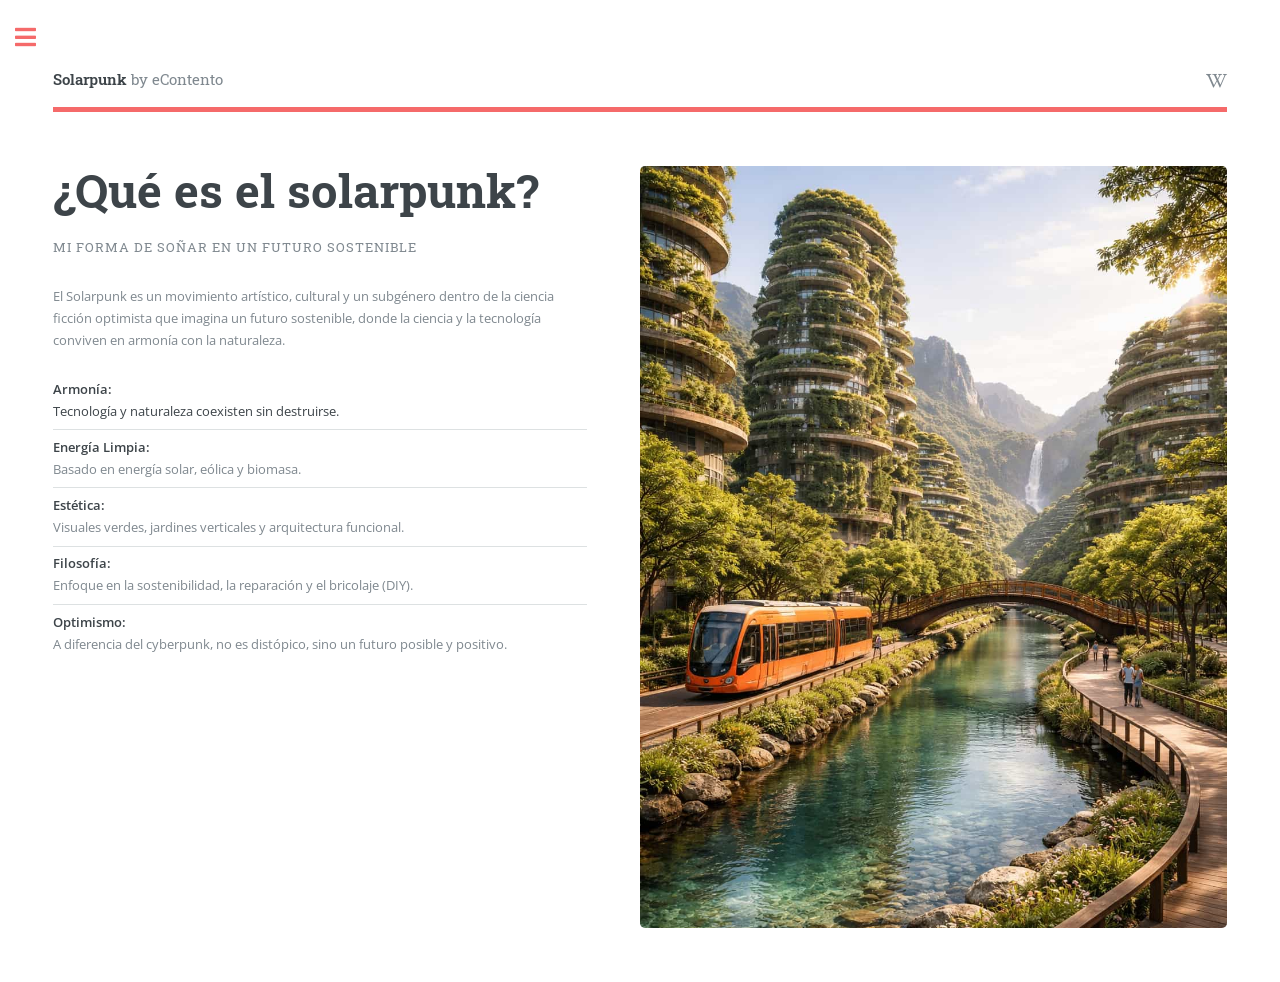
<file: index.html>
<!DOCTYPE HTML>
<!--
	Editorial by HTML5 UP
	html5up.net | @ajlkn
	Free for personal and commercial use under the CCA 3.0 license (html5up.net/license)
-->
<html lang="es">
<head>
	<!-- Google tag (gtag.js) -->
	<script async src="https://www.googletagmanager.com/gtag/js?id=G-50FQD5PP7J"></script>
	<script>
		window.dataLayer = window.dataLayer || [];
		function gtag(){dataLayer.push(arguments);}
		gtag('js', new Date());

		gtag('config', 'G-50FQD5PP7J');
	</script>
	<title>¿Qué es el solarpunk?</title>
	<meta charset="utf-8" />
	<meta name="viewport" content="width=device-width, initial-scale=1, user-scalable=no" />
	<link rel="stylesheet" href="assets/css/main.css" />
	<link rel="icon" href="favicon.png" type="image/png" />
</head>
<body class="is-preload">

	<!-- Wrapper -->
	<div id="wrapper">

		<!-- Main -->
		<div id="main">
			<div class="inner">

				<!-- Header -->
				<header id="header" role="presentation">
					<a href="index.html" class="logo"><strong>Solarpunk</strong> by eContento</a>
					<ul class="icons">
						<li><a href="https://es.wikipedia.org/wiki/Solarpunk" title="Solarpunk en Wikipedia" class="icon brands fa-wikipedia-w" target="_blank" rel="noopener noreferrer" aria-label="Wikipedia:solarpunk (se abre en nueva pestaña)"><span class="label">Wikipedia</span></a></li>
					</ul>
				</header>

				<!-- Banner -->
				<section id="banner" role="main">
					<div class="content">
						<header>
							<h1>¿Qué es el solarpunk?</h1>
							<p>Mi forma de soñar en un futuro sostenible</p>
						</header>
						<p>El Solarpunk es un movimiento artístico, cultural y un subgénero dentro de la ciencia ficción optimista que imagina un futuro sostenible, donde la ciencia y la tecnología conviven en armonía con la naturaleza.</p>
						<ul class="alt">
							<li><a href="armonia.html"><b>Armonía:</b><br />Tecnología y naturaleza coexisten sin destruirse.</a></li>
							<li><b>Energía Limpia:</b><br />Basado en energía solar, eólica y biomasa.</li>
							<li><b>Estética:</b><br />Visuales verdes, jardines verticales y arquitectura funcional.</li>
							<li><b>Filosofía:</b><br />Enfoque en la sostenibilidad, la reparación y el bricolaje (DIY).</li>
							<li><b>Optimismo:</b><br />A diferencia del cyberpunk, no es distópico, sino un futuro posible y positivo.</li>
						</ul>
						<!--
						<ul class="actions">
							<li><a href="#" class="button big">Learn More</a></li>
						</ul>
						-->
					</div>
					<span class="image object">
						<img src="images/ciudad_futurista_sostenible.jpg" alt="Ciudad futurista sostenible integrada en un entorno natural montañoso, con altos edificios residenciales cubiertos de vegetación y jardines verticales, arquitectura orgánica y moderna. Un canal de agua cristalina atraviesa el centro, con puentes peatonales de madera y senderos rodeados de árboles frondosos. Un tranvía naranja circula junto al agua, representando transporte público ecológico. La luz del sol entra suavemente entre las torres verdes, creando una atmósfera tranquila, utópica y armoniosa entre naturaleza y tecnología. Estilo artístico detallado, iluminación suave, tonos verdes y cálidos, ambiente limpio y sereno." width="509" height="661" />
					</span>
				</section>

			</div>
		</div>

		<!-- Sidebar -->
		<div id="sidebar">
			<div class="inner">

				<!-- Search -->
				<section id="search" class="alt" role="search">
					<form method="get" action="/buscador.html">
						<input type="text" name="q" id="query" placeholder="Search" />
					</form>
				</section>

				<!-- Menu -->
				<nav id="menu" role="navigation">
					<header class="major">
						<h2>Menu</h2>
					</header>
					<ul>
						<li><a href="index.html">Homepage</a></li>
						<li><span class="opener">¿Qué es el solarpunk?</span>
							<ul>
								<li><a href="armonia.html">Armonía</a></li>
								<!--
								<li><a href="index.html">Energía Limpia</a></li>
								<li><a href="index.html">Estética</a></li>
								<li><a href="index.html">Filosofía</a></li>
								<li><a href="index.html">Optimismo</a></li>
								-->
							</ul>
						</li>
						<li><a href="un-manifiesto-solarpunk.html">Un manifiesto solarpunk</a></li>
						<li><a href="azca.html">Noticias</a></li>
						<li><a href="proyectos_solarpunk.html">Proyectos Solarpunk en España</a></li>
						<li><a href="videos.html">Vídeos</a></li>
						<li><a href="musica.html">Música</a></li>
					</ul>
				</nav>

				<!-- Section -->
				<section role="banner">
					<header class="major">
						<h2>Novelas Solarpunk</h2>
					</header>
					<div class="mini-posts">
						<article>
							<a href="https://www.amazon.es/dp/B0CM24XMMG/" class="image" target="_blank" rel="noopener noreferrer" aria-label="Mutagénesis Convergente en la tienda de Amazon (se abre en nueva pestaña)"><img src="images/mutagenesis_convergente_low.jpg" alt="Cubierta de Mutagénesis convergente, que es la primera novela española solarpunk, de Juan Antonio Jiménez" width="348" height="522" /></a>
							<p>Mutagénesis convergente es la primera novela española solarpunk.</p>
						</article>
					</div>
					<!--
					<ul class="actions">
						<li><a href="#" class="button">More</a></li>
					</ul>
					-->
				</section>

				<!-- Footer -->
				<footer id="footer" role="contentinfo">
					<p class="copyright">&copy; eContento. All rights reserved.<br />Design: <a href="https://html5up.net" target="_blank" rel="noopener noreferrer" aria-label="Plantilla HTML5 UP (se abre en nueva pestaña)">HTML5 UP</a>.</p>
				</footer>

			</div>
		</div>

	</div>

	<!-- Scripts -->
	<script src="assets/js/jquery.min.js"></script>
	<script src="assets/js/browser.min.js"></script>
	<script src="assets/js/breakpoints.min.js"></script>
	<script src="assets/js/util.js"></script>
	<script src="assets/js/main.js"></script>

</body>
</html>
</file>
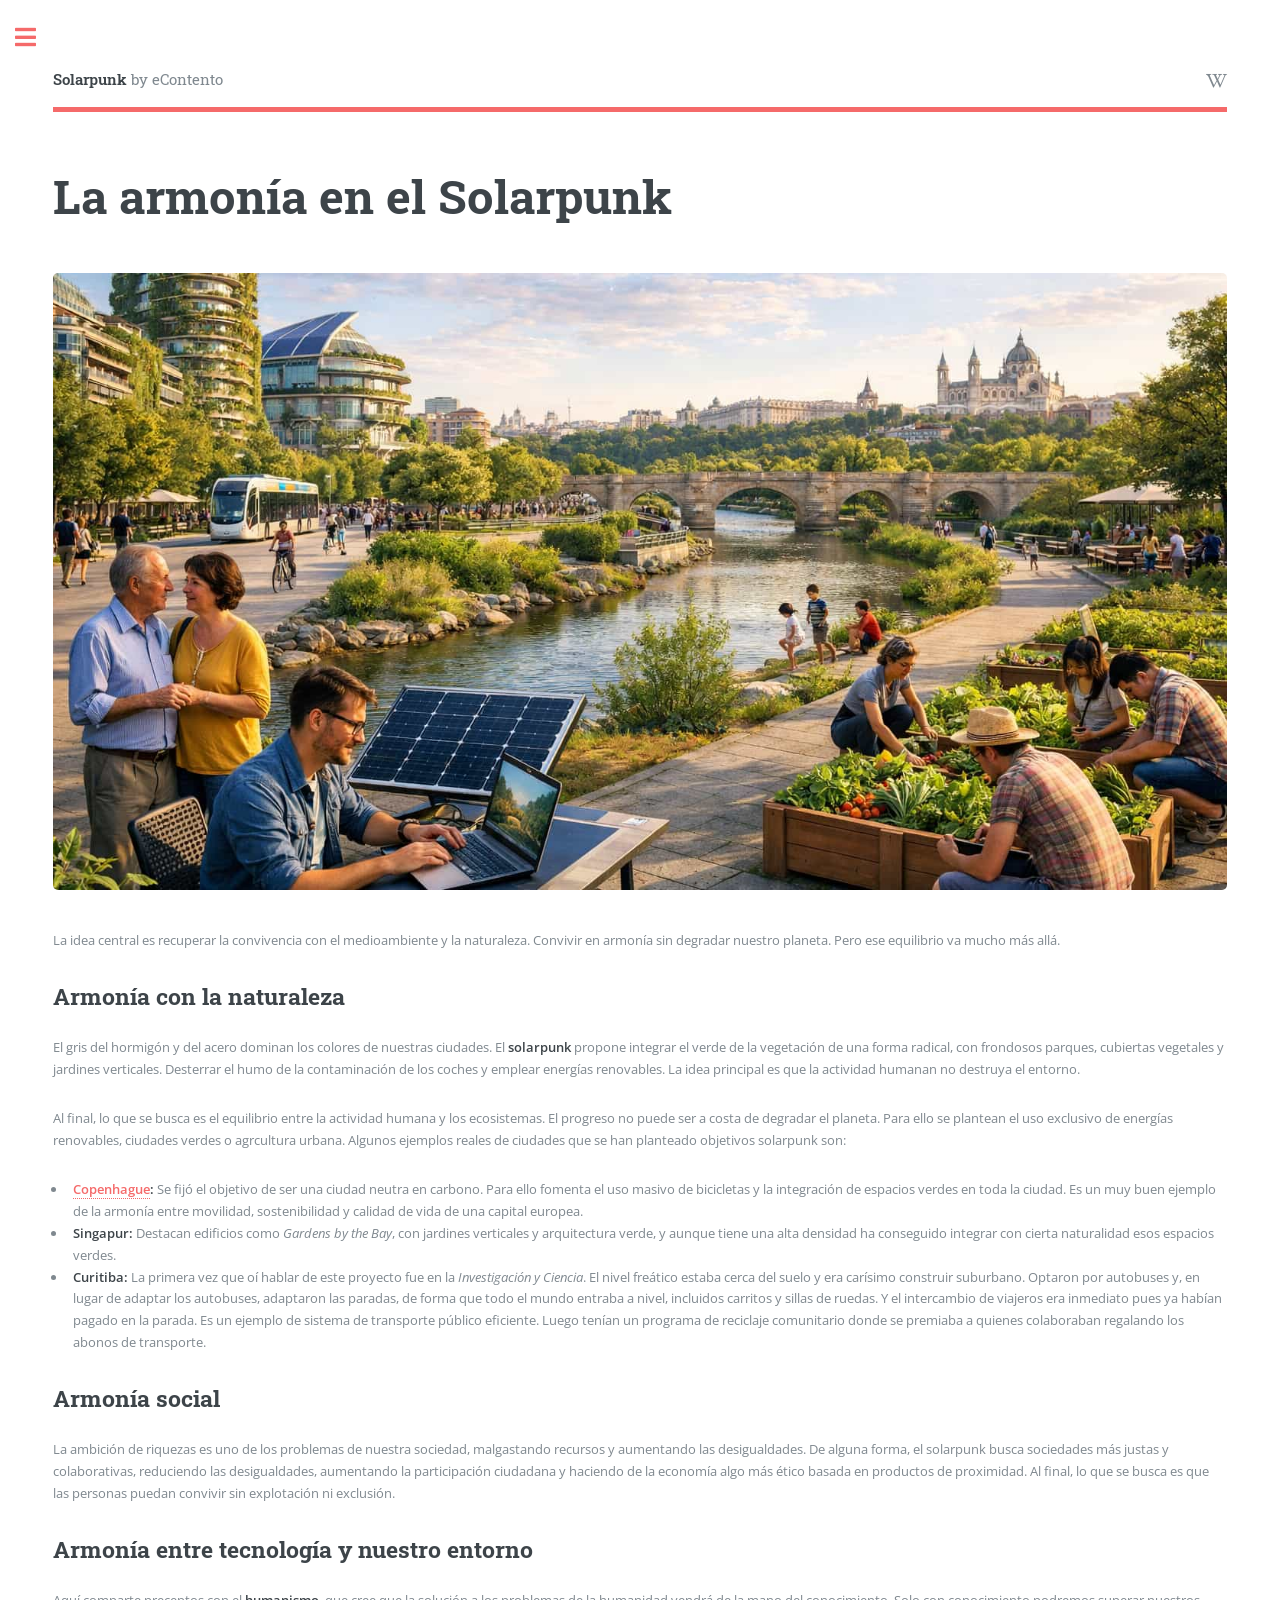
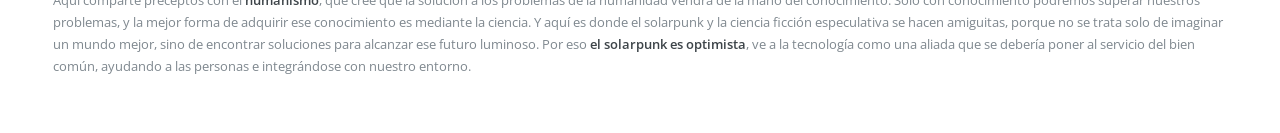
<file: armonia.html>
<!DOCTYPE HTML>
<!--
	Editorial by HTML5 UP
	html5up.net | @ajlkn
	Free for personal and commercial use under the CCA 3.0 license (html5up.net/license)
-->
<html lang="es">
<head>
	<!-- Google tag (gtag.js) -->
	<script async src="https://www.googletagmanager.com/gtag/js?id=G-50FQD5PP7J"></script>
	<script>
		window.dataLayer = window.dataLayer || [];
		function gtag(){dataLayer.push(arguments);}
		gtag('js', new Date());

		gtag('config', 'G-50FQD5PP7J');
	</script>
	<title>La armonía en el Solarpunk</title>
	<meta charset="utf-8" />
	<meta name="viewport" content="width=device-width, initial-scale=1, user-scalable=no" />
	<link rel="stylesheet" href="assets/css/main.css" />
	<link rel="icon" href="favicon.png" type="image/png" />
</head>
<body class="is-preload">

	<!-- Wrapper -->
	<div id="wrapper">

		<!-- Main -->
		<div id="main">
			<div class="inner">

				<!-- Header -->
				<header id="header" role="presentation">
					<a href="index.html" class="logo"><strong>Solarpunk</strong> by eContento</a>
					<ul class="icons">
						<li><a href="https://es.wikipedia.org/wiki/Solarpunk" title="Solarpunk en Wikipedia" class="icon brands fa-wikipedia-w" target="_blank" rel="noopener noreferrer" aria-label="Wikipedia:solarpunk (se abre en nueva pestaña)"><span class="label">Wikipedia</span></a></li>
					</ul>
				</header>

				<!-- Content -->
				<section role="main">
					<header class="main">
						<h1>La armonía en el Solarpunk</h1>
					</header>
					<span class="image main">
						<img src="images/armonia_madrid_rio.jpg" width="1536" height="808" alt="Fotografía hiperrealista de una ciudad solarpunk en plena armonía entre naturaleza, tecnología y vida humana. Amplia avenida peatonal inspirada en supermanzanas, sin coches, con personas caminando, niños jugando y ciclistas. Edificios modernos cubiertos de vegetación, jardines verticales y paneles solares integrados de forma estética. Un gran parque urbano atraviesa la escena con árboles frondosos, agua limpia y huertos urbanos comunitarios. En primer plano, diversidad de personas interactuando: vecinos conversando, alguien trabajando con un portátil alimentado por energía solar, un grupo cultivando en un huerto. Transporte limpio visible (tranvía silencioso o bicicletas). Luz natural cálida de atardecer, atmósfera limpia, cielo azul con algunas nubes suaves. Detalles muy definidos: texturas de hojas, reflejos en cristales, materiales sostenibles. Estilo fotográfico realista tipo lente 50mm, profundidad de campo natural, alta resolución 8K, iluminación global realista. Sensación general de equilibrio, bienestar, comunidad y sostenibilidad. Sin elementos distópicos, sin contaminación, sin tráfico.">
					</span>

<p>La idea central es recuperar la convivencia con el medioambiente y la naturaleza. Convivir en armonía sin degradar nuestro planeta. Pero ese equilibrio va mucho más allá.</p>

<h2>Armonía con la naturaleza</h2>
<p>El gris del hormigón y del acero dominan los colores de nuestras ciudades. El <b>solarpunk</b> propone integrar el verde de la vegetación de una forma radical, con frondosos parques, cubiertas vegetales y jardines verticales. Desterrar el humo de la contaminación de los coches y emplear energías renovables. La idea principal es que la actividad humanan no destruya el entorno.</p>

<p>Al final, lo que se busca es el equilibrio entre la actividad humana y los ecosistemas. El progreso no puede ser a costa de degradar el planeta. Para ello se plantean el uso exclusivo de energías renovables, ciudades verdes o agrcultura urbana. Algunos ejemplos reales de ciudades que se han planteado objetivos solarpunk son:</p>
<ul>
	<li><b><a href="videos.html#copenhague">Copenhague</a>:</b> Se fijó el objetivo de ser una ciudad neutra en carbono. Para ello fomenta el uso masivo de bicicletas y la integración de espacios verdes en toda la ciudad. Es un muy buen ejemplo de la armonía entre movilidad, sostenibilidad y calidad de vida de una capital europea. </li>
	<li><b>Singapur: </b> Destacan edificios como <i>Gardens by the Bay</i>, con jardines verticales y arquitectura verde, y aunque tiene una alta densidad ha conseguido integrar con cierta naturalidad esos espacios verdes.</li>
	<li><b>Curitiba: </b> La primera vez que oí hablar de este proyecto fue en la <i>Investigación y Ciencia</i>. El nivel freático estaba cerca del suelo y era carísimo construir suburbano. Optaron por autobuses y, en lugar de adaptar los autobuses, adaptaron las paradas, de forma que todo el mundo entraba a nivel, incluidos carritos y sillas de ruedas. Y el intercambio de viajeros era inmediato pues ya habían pagado en la parada. Es un ejemplo de sistema de transporte público eficiente. Luego tenían un programa de reciclaje comunitario donde se premiaba a quienes colaboraban regalando los abonos de transporte.</li>
</ul>

<h2>Armonía social</h2>
<p>La ambición de riquezas es uno de los problemas de nuestra sociedad, malgastando recursos y aumentando las desigualdades. De alguna forma, el solarpunk busca sociedades más justas y colaborativas, reduciendo las desigualdades, aumentando la participación ciudadana y haciendo de la economía algo más ético basada en productos de proximidad. Al final, lo que se busca es que las personas puedan convivir sin explotación ni exclusión.</p>

<h2>Armonía entre tecnología y nuestro entorno</h2>
<p>Aquí comparte preceptos con el <b>humanismo</b>, que cree que la solución a los problemas de la humanidad vendrá de la mano del conocimiento. Solo con conocimiento podremos superar nuestros problemas, y la mejor forma de adquirir ese conocimiento es mediante la ciencia. Y aquí es donde el solarpunk y la ciencia ficción especulativa se hacen amiguitas, porque no se trata solo de imaginar un mundo mejor, sino de encontrar soluciones para alcanzar ese futuro luminoso. Por eso <b>el solarpunk es optimista</b>, ve a la tecnología como una aliada que se debería poner al servicio del bien común, ayudando a las personas e integrándose con nuestro entorno.</p>

				</section>

			</div>
		</div>

		<!-- Sidebar -->
		<div id="sidebar">
			<div class="inner">

				<!-- Search -->
				<section id="search" class="alt" role="search">
					<form method="get" action="/buscador.html">
						<input type="text" name="q" id="query" placeholder="Search" />
					</form>
				</section>

				<!-- Menu -->
				<nav id="menu" role="navigation">
					<header class="major">
						<h2>Menu</h2>
					</header>
					<ul>
						<li><a href="index.html">Homepage</a></li>
						<li><span class="opener active">¿Qué es el solarpunk?</span>
							<ul>
								<li><a href="armonia.html">Armonía</a></li>
								<!--
								<li><a href="index.html">Energía Limpia</a></li>
								<li><a href="index.html">Estética</a></li>
								<li><a href="index.html">Filosofía</a></li>
								<li><a href="index.html">Optimismo</a></li>
								-->
							</ul>
						</li>
						<li><a href="un-manifiesto-solarpunk.html">Un manifiesto solarpunk</a></li>
						<li><a href="azca.html">Noticias</a></li>
						<li><a href="proyectos_solarpunk.html">Proyectos Solarpunk en España</a></li>
						<li><a href="videos.html">Vídeos</a></li>
						<li><a href="musica.html">Música</a></li>
					</ul>
				</nav>

				<!-- Section -->
				<section role="banner">
					<header class="major">
						<h2>Novelas Solarpunk</h2>
					</header>
					<div class="mini-posts">
						<article>
							<a href="https://www.amazon.es/dp/B0CM24XMMG/" class="image" target="_blank" rel="noopener noreferrer" aria-label="Mutagénesis Convergente en la tienda de Amazon (se abre en nueva pestaña)"><img src="images/mutagenesis_convergente_low.jpg" alt="Cubierta de Mutagénesis convergente, que es la primera novela española solarpunk, de Juan Antonio Jiménez" width="348" height="522" /></a>
							<p>Mutagénesis convergente es la primera novela española solarpunk.</p>
						</article>
					</div>
					<!--
					<ul class="actions">
						<li><a href="#" class="button">More</a></li>
					</ul>
					-->
				</section>

				<!-- Footer -->
				<footer id="footer" role="contentinfo">
					<p class="copyright">&copy; eContento. All rights reserved.<br />Design: <a href="https://html5up.net" target="_blank" rel="noopener noreferrer" aria-label="Plantilla HTML5 UP (se abre en nueva pestaña)">HTML5 UP</a>.</p>
				</footer>

			</div>
		</div>

	</div>

	<!-- Scripts -->
	<script src="assets/js/jquery.min.js"></script>
	<script src="assets/js/browser.min.js"></script>
	<script src="assets/js/breakpoints.min.js"></script>
	<script src="assets/js/util.js"></script>
	<script src="assets/js/main.js"></script>

</body>
</html>
</file>
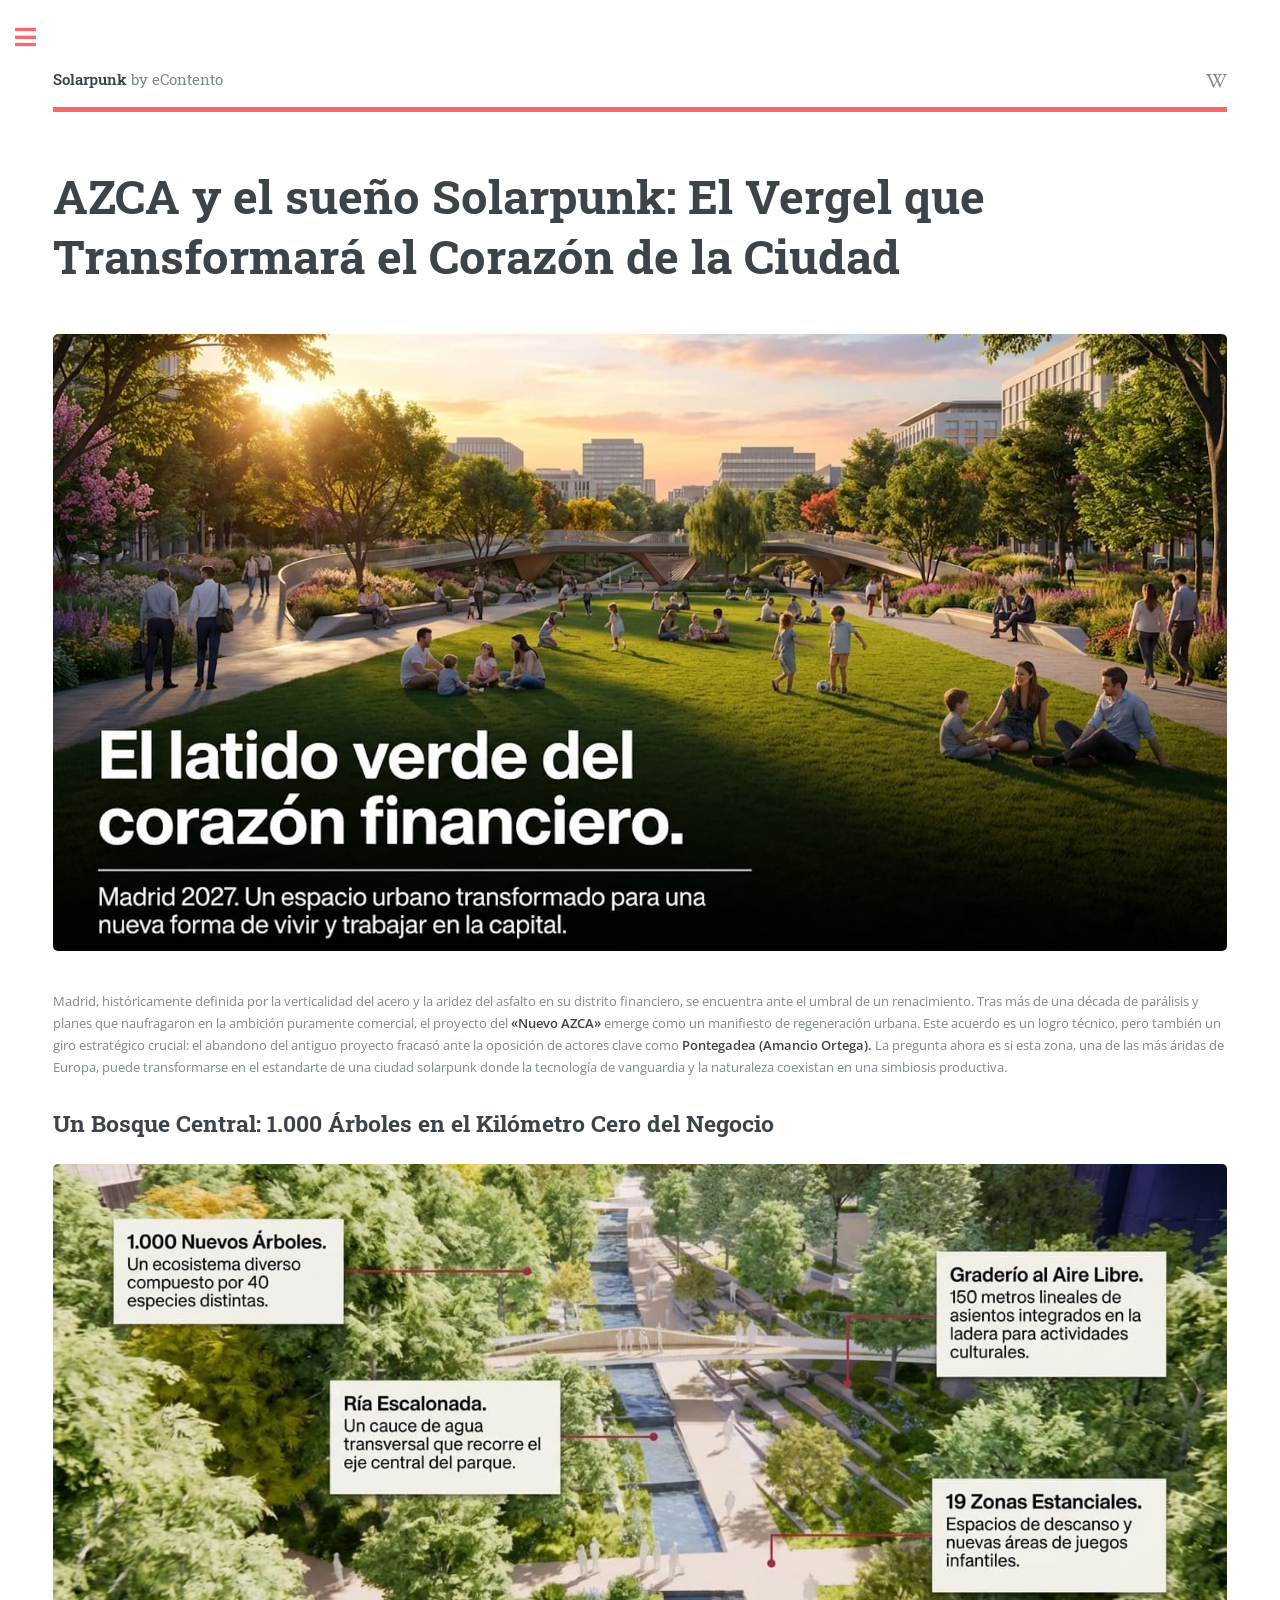
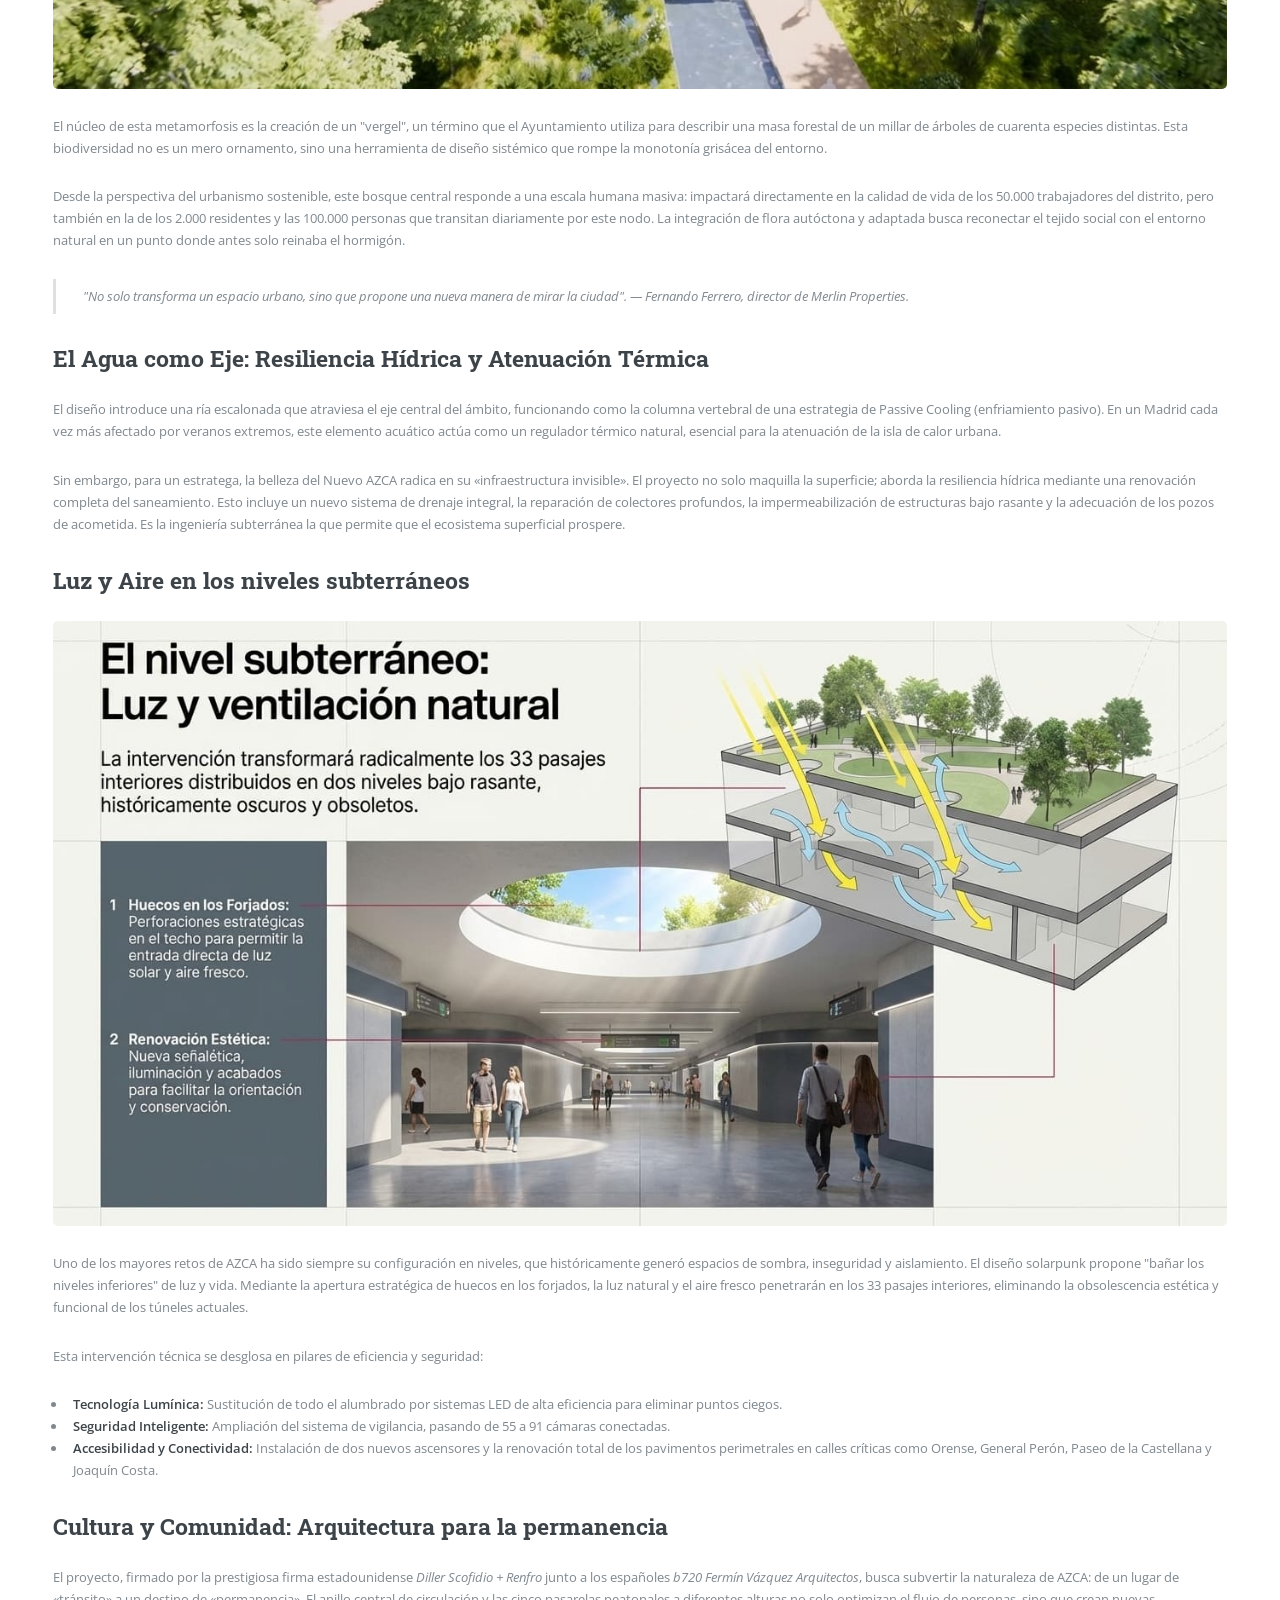
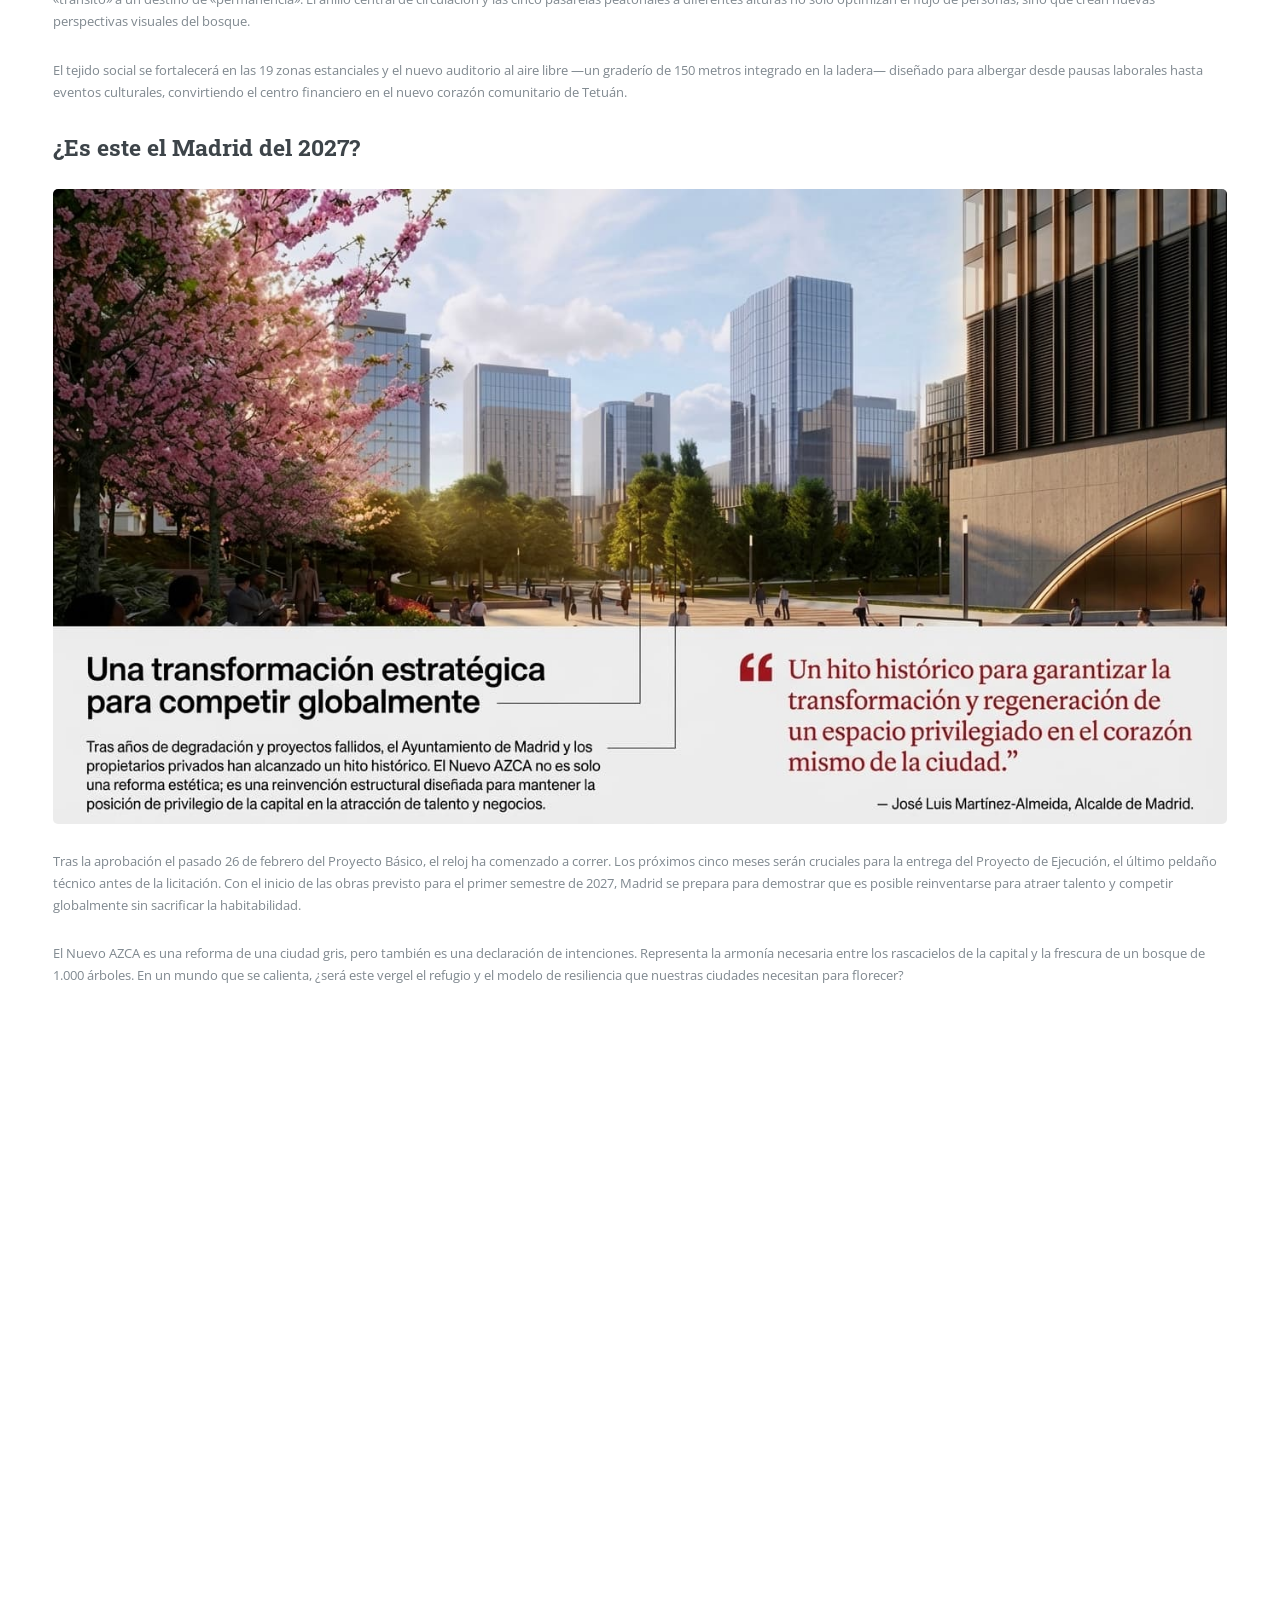
<file: azca.html>
<!DOCTYPE HTML>
<!--
	Editorial by HTML5 UP
	html5up.net | @ajlkn
	Free for personal and commercial use under the CCA 3.0 license (html5up.net/license)
-->
<html lang="es">
<head>
	<!-- Google tag (gtag.js) -->
	<script async src="https://www.googletagmanager.com/gtag/js?id=G-50FQD5PP7J"></script>
	<script>
		window.dataLayer = window.dataLayer || [];
		function gtag(){dataLayer.push(arguments);}
		gtag('js', new Date());

		gtag('config', 'G-50FQD5PP7J');
	</script>
	<title>AZCA y el sueño Solarpunk</title>
	<meta charset="utf-8" />
	<meta name="viewport" content="width=device-width, initial-scale=1, user-scalable=no" />
	<link rel="stylesheet" href="assets/css/main.css" />
	<link rel="icon" href="favicon.png" type="image/png" />
</head>
<body class="is-preload">

	<!-- Wrapper -->
	<div id="wrapper">

		<!-- Main -->
		<div id="main">
			<div class="inner">

				<!-- Header -->
				<header id="header" role="presentation">
					<a href="index.html" class="logo"><strong>Solarpunk</strong> by eContento</a>
					<ul class="icons">
						<li><a href="https://es.wikipedia.org/wiki/Solarpunk" title="Solarpunk en Wikipedia" class="icon brands fa-wikipedia-w" target="_blank" rel="noopener noreferrer" aria-label="Wikipedia:solarpunk (se abre en nueva pestaña)"><span class="label">Wikipedia</span></a></li>
					</ul>
				</header>

				<!-- Content -->
				<section role="main">
					<header class="main">
						<h1>AZCA y el sueño Solarpunk: El Vergel que Transformará el Corazón de la Ciudad</h1>
					</header>
					<span class="image main">
						<img src="images/azca_01.jpg" width="1536" height="808" alt="La imagen muestra una vista aérea renderizada del proyecto urbano “Nuevo AZCA”, una propuesta de renovación del distrito financiero de Madrid. En el centro destaca un gran parque circular, diseñado como pulmón verde, con abundante arbolado, senderos curvos y zonas abiertas que invitan al paseo y al descanso. Este espacio parece pensado para humanizar el entorno, priorizando al peatón frente al tráfico. Alrededor del parque se ven edificios modernos de oficinas, algunos ya existentes y otros integrados en el rediseño, junto con plazas pavimentadas, áreas ajardinadas y recorridos peatonales amplios. También se aprecian zonas con bancos, posibles espacios para eventos y una distribución más ordenada del espacio público. En conjunto, la imagen transmite una transformación del AZCA tradicional —más duro y centrado en lo financiero— hacia un entorno más sostenible, verde y accesible, combinando naturaleza, arquitectura y vida urbana.">
					</span>


<p>Madrid, históricamente definida por la verticalidad del acero y la aridez del asfalto en su distrito financiero, se encuentra ante el umbral de un renacimiento. Tras más de una década de parálisis y planes que naufragaron en la ambición puramente comercial, el proyecto del <b>«Nuevo AZCA»</b> emerge como un manifiesto de regeneración urbana. Este acuerdo es un logro técnico, pero también un giro estratégico crucial: el abandono del antiguo proyecto  fracasó ante la oposición de actores clave como <b>Pontegadea (Amancio Ortega).</b> La pregunta ahora es si esta zona, una de las más áridas de Europa, puede transformarse en el estandarte de una ciudad solarpunk donde la tecnología de vanguardia y la naturaleza coexistan en una simbiosis productiva.</p>

<h2>Un Bosque Central: 1.000 Árboles en el Kilómetro Cero del Negocio</h2>
<span class="image fit"><img src="images/azca_02.jpg" alt="La imagen muestra una visualización del proyecto de renovación de AZCA, planteado como un gran “vergel” urbano en el centro del complejo. Se ve un parque moderno y muy verde, con abundante arbolado y caminos peatonales amplios. En el eje central destaca una ría escalonada, un canal de agua que recorre longitudinalmente el espacio, cruzado por pequeños puentes y rodeado de zonas de descanso. El diseño incluye varios elementos clave: Gran densidad vegetal: se mencionan 1.000 nuevos árboles de unas 40 especies distintas, creando un entorno más natural y sostenible. Graderío al aire libre: integrado en una ladera, pensado para actividades culturales o eventos. Zonas estanciales: áreas para sentarse, relajarse y también espacios de juego infantil. Senderos peatonales: recorridos amplios con personas paseando, que refuerzan la idea de espacio público accesible. En conjunto, la imagen transmite la transformación de AZCA en un espacio más verde, habitable y orientado al ocio, sustituyendo la sensación de distrito financiero duro por un parque urbano contemporáneo."></span>

<p>El núcleo de esta metamorfosis es la creación de un "vergel", un término que el Ayuntamiento utiliza para describir una masa forestal de un millar de árboles de cuarenta especies distintas. Esta biodiversidad no es un mero ornamento, sino una herramienta de diseño sistémico que rompe la monotonía grisácea del entorno.</p>
<p>Desde la perspectiva del urbanismo sostenible, este bosque central responde a una escala humana masiva: impactará directamente en la calidad de vida de los 50.000 trabajadores del distrito, pero también en la de los 2.000 residentes y las 100.000 personas que transitan diariamente por este nodo. La integración de flora autóctona y adaptada busca reconectar el tejido social con el entorno natural en un punto donde antes solo reinaba el hormigón.</p>
<blockquote>"No solo transforma un espacio urbano, sino que propone una nueva manera de mirar la ciudad". — Fernando Ferrero, director de Merlin Properties.</blockquote>

<h2>El Agua como Eje: Resiliencia Hídrica y Atenuación Térmica</h2>
<p>El diseño introduce una ría escalonada que atraviesa el eje central del ámbito, funcionando como la columna vertebral de una estrategia de Passive Cooling (enfriamiento pasivo). En un Madrid cada vez más afectado por veranos extremos, este elemento acuático actúa como un regulador térmico natural, esencial para la atenuación de la isla de calor urbana.</p>
<p>Sin embargo, para un estratega, la belleza del Nuevo AZCA radica en su «infraestructura invisible». El proyecto no solo maquilla la superficie; aborda la resiliencia hídrica mediante una renovación completa del saneamiento. Esto incluye un nuevo sistema de drenaje integral, la reparación de colectores profundos, la impermeabilización de estructuras bajo rasante y la adecuación de los pozos de acometida. Es la ingeniería subterránea la que permite que el ecosistema superficial prospere.</p>

<h2>Luz y Aire en los niveles subterráneos</h2>
<span class="image fit"><img src="images/azca_06.jpg" alt="La imagen muestra otra parte del proyecto de renovación de AZCA, centrada en el nivel subterráneo, con el objetivo de transformarlo en un espacio más luminoso, accesible y agradable.Se representa un amplio pasillo subterráneo renovado, con acabados modernos, iluminación uniforme y personas caminando cómodamente. El elemento más llamativo es una gran abertura circular en el techo, por donde entra luz natural desde la superficie, creando un punto central iluminado que rompe con la sensación tradicional de espacio cerrado. El esquema superior explica el funcionamiento del diseño: Entrada de luz natural: mediante perforaciones estratégicas en la cubierta (los forjados), que permiten que el sol llegue al nivel inferior. Ventilación cruzada: flechas azules y amarillas indican cómo circula el aire entre superficie y subsuelo, mejorando la calidad ambiental. Conexión con zonas verdes: arriba se ve un parque con árboles, lo que refuerza la idea de integrar naturaleza también en el nivel inferior. Además, se destacan dos mejoras clave: Huecos en los forjados: para luz y aire natural. Renovación estética: nueva señalética, mejor iluminación y acabados más claros para facilitar la orientación y el uso. En conjunto, la imagen transmite cómo el proyecto busca convertir los antiguos pasajes subterráneos —antes oscuros y obsoletos— en espacios abiertos, saludables y bien conectados con la superficie."></span>
<p>Uno de los mayores retos de AZCA ha sido siempre su configuración en niveles, que históricamente generó espacios de sombra, inseguridad y aislamiento. El diseño solarpunk propone "bañar los niveles inferiores" de luz y vida. Mediante la apertura estratégica de huecos en los forjados, la luz natural y el aire fresco penetrarán en los 33 pasajes interiores, eliminando la obsolescencia estética y funcional de los túneles actuales.</p>
<p>Esta intervención técnica se desglosa en pilares de eficiencia y seguridad:</p>
<ul>
	<li><b>Tecnología Lumínica:</b> Sustitución de todo el alumbrado por sistemas LED de alta eficiencia para eliminar puntos ciegos.</li>
	<li><b>Seguridad Inteligente:</b> Ampliación del sistema de vigilancia, pasando de 55 a 91 cámaras conectadas.</li>
	<li><b>Accesibilidad y Conectividad:</b> Instalación de dos nuevos ascensores y la renovación total de los pavimentos perimetrales en calles críticas como Orense, General Perón, Paseo de la Castellana y Joaquín Costa.</li>
</ul>

<h2>Cultura y Comunidad: Arquitectura para la permanencia</h2>
<p>El proyecto, firmado por la prestigiosa firma estadounidense <i>Diller Scofidio + Renfro</i> junto a los españoles <i>b720 Fermín Vázquez Arquitectos</i>, busca subvertir la naturaleza de AZCA: de un lugar de «tránsito» a un destino de «permanencia». El anillo central de circulación y las cinco pasarelas peatonales a diferentes alturas no solo optimizan el flujo de personas, sino que crean nuevas perspectivas visuales del bosque.</p>
<p>El tejido social se fortalecerá en las 19 zonas estanciales y el nuevo auditorio al aire libre —un graderío de 150 metros integrado en la ladera— diseñado para albergar desde pausas laborales hasta eventos culturales, convirtiendo el centro financiero en el nuevo corazón comunitario de Tetuán.</p>

<h2>¿Es este el Madrid del 2027?</h2>
<span class="image fit"><img src="images/azca_09.jpg" alt="La imagen presenta la visión del Nuevo AZCA como un distrito financiero renovado: edificios modernos, espacios públicos amplios y zonas verdes con árboles en flor. Se muestra un entorno más humano y activo, con personas paseando y disfrutando del espacio. En conjunto, transmite la idea de una transformación estratégica que busca revitalizar la zona, hacerla más atractiva y reforzar su papel como centro de talento y actividad económica en Madrid."></span>
<p>Tras la aprobación el pasado 26 de febrero del Proyecto Básico, el reloj ha comenzado a correr. Los próximos cinco meses serán cruciales para la entrega del Proyecto de Ejecución, el último peldaño técnico antes de la licitación. Con el inicio de las obras previsto para el primer semestre de 2027, Madrid se prepara para demostrar que es posible reinventarse para atraer talento y competir globalmente sin sacrificar la habitabilidad.</p>
<p>El Nuevo AZCA es una reforma de una ciudad gris, pero también es una declaración de intenciones. Representa la armonía necesaria entre los rascacielos de la capital y la frescura de un bosque de 1.000 árboles. En un mundo que se calienta, ¿será este vergel el refugio y el modelo de resiliencia que nuestras ciudades necesitan para florecer?</p>

<div class="contenedor-iframe">
<iframe src="https://www.youtube.com/embed/7vpt1HLPXBI?si=gvexxxikyhOIU2Ck" title="YouTube video player" frameborder="0" allow="accelerometer; autoplay; clipboard-write; encrypted-media; gyroscope; picture-in-picture; web-share" referrerpolicy="strict-origin-when-cross-origin" allowfullscreen></iframe>
</div>


				</section>

			</div>
		</div>

		<!-- Sidebar -->
		<div id="sidebar">
			<div class="inner">

				<!-- Search -->
				<section id="search" class="alt" role="search">
					<form method="get" action="/buscador.html">
						<input type="text" name="q" id="query" placeholder="Search" />
					</form>
				</section>

				<!-- Menu -->
				<nav id="menu" role="navigation">
					<header class="major">
						<h2>Menu</h2>
					</header>
					<ul>
						<li><a href="index.html">Homepage</a></li>
						<li><span class="opener">¿Qué es el solarpunk?</span>
							<ul>
								<li><a href="armonia.html">Armonía</a></li>
								<!--
								<li><a href="index.html">Energía Limpia</a></li>
								<li><a href="index.html">Estética</a></li>
								<li><a href="index.html">Filosofía</a></li>
								<li><a href="index.html">Optimismo</a></li>
								-->
							</ul>
						</li>
						<li><a href="un-manifiesto-solarpunk.html">Un manifiesto solarpunk</a></li>
						<li><a href="azca.html">Noticias</a></li>
						<li><a href="proyectos_solarpunk.html">Proyectos Solarpunk en España</a></li>
						<li><a href="videos.html">Vídeos</a></li>
						<li><a href="musica.html">Música</a></li>
					</ul>
				</nav>
				<!-- Section -->
				<section role="banner">
					<header class="major">
						<h2>Novelas Solarpunk</h2>
					</header>
					<div class="mini-posts">
						<article>
							<a href="https://www.amazon.es/dp/B0CM24XMMG/" class="image" target="_blank" rel="noopener noreferrer" aria-label="Mutagénesis Convergente en la tienda de Amazon (se abre en nueva pestaña)"><img src="images/mutagenesis_convergente_low.jpg" alt="Cubierta de Mutagénesis convergente, que es la primera novela española solarpunk, de Juan Antonio Jiménez" width="348" height="522" /></a>
							<p>Mutagénesis convergente es la primera novela española solarpunk.</p>
						</article>
					</div>
					<!--
					<ul class="actions">
						<li><a href="#" class="button">More</a></li>
					</ul>
					-->
				</section>

				<!-- Footer -->
				<footer id="footer" role="contentinfo">
					<p class="copyright">&copy; eContento. All rights reserved.<br />Design: <a href="https://html5up.net" target="_blank" rel="noopener noreferrer" aria-label="Plantilla HTML5 UP (se abre en nueva pestaña)">HTML5 UP</a>.</p>
				</footer>

			</div>
		</div>

	</div>

	<!-- Scripts -->
	<script src="assets/js/jquery.min.js"></script>
	<script src="assets/js/browser.min.js"></script>
	<script src="assets/js/breakpoints.min.js"></script>
	<script src="assets/js/util.js"></script>
	<script src="assets/js/main.js"></script>

</body>
</html>
</file>
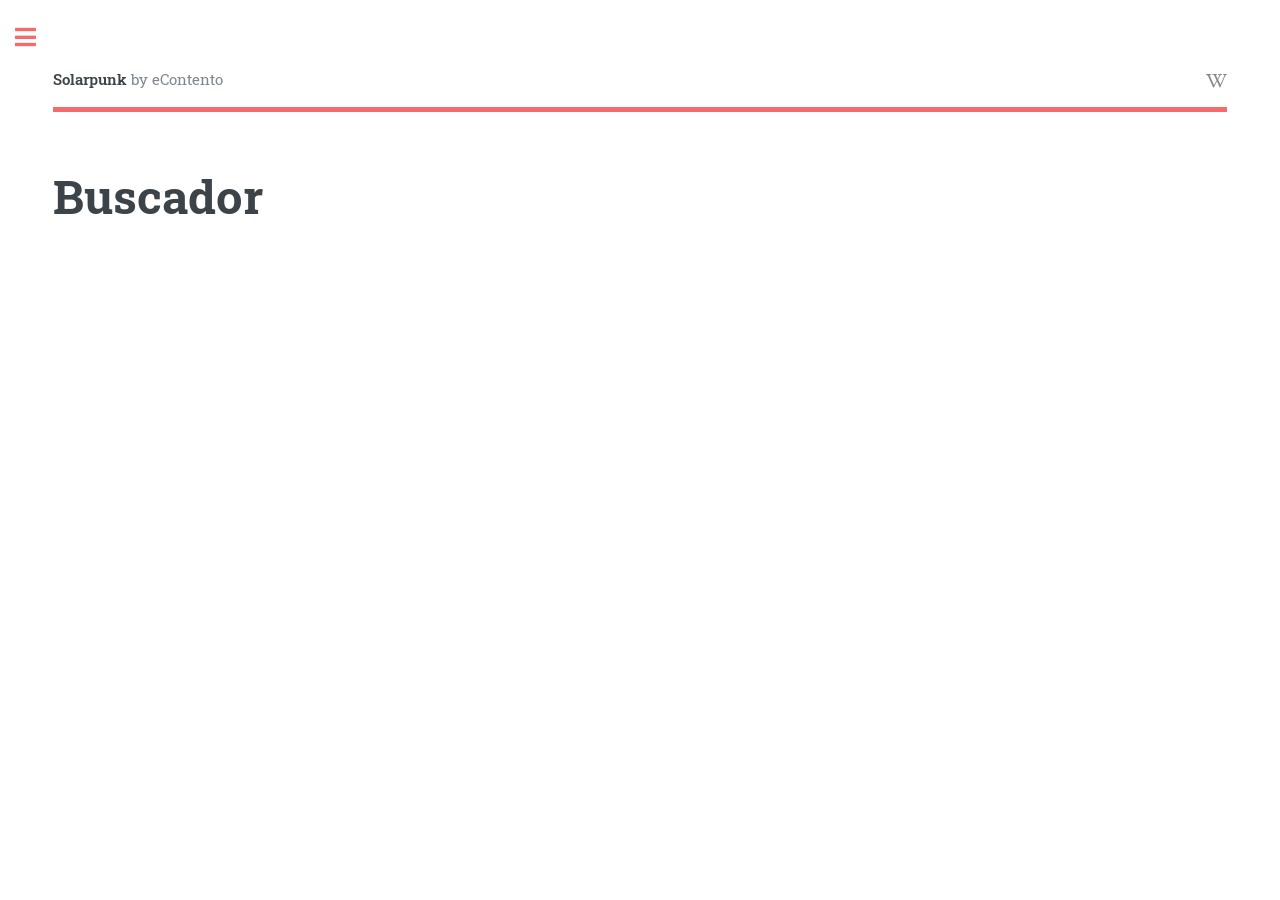
<file: buscador.html>
<!DOCTYPE HTML>
<!--
	Editorial by HTML5 UP
	html5up.net | @ajlkn
	Free for personal and commercial use under the CCA 3.0 license (html5up.net/license)
-->
<html lang="es">
<head>
	<!-- Google tag (gtag.js) -->
	<script async src="https://www.googletagmanager.com/gtag/js?id=G-50FQD5PP7J"></script>
	<script>
		window.dataLayer = window.dataLayer || [];
		function gtag(){dataLayer.push(arguments);}
		gtag('js', new Date());

		gtag('config', 'G-50FQD5PP7J');
	</script>
	<title>Un manifiesto solarpunk</title>
	<meta charset="utf-8" />
	<meta name="viewport" content="width=device-width, initial-scale=1, user-scalable=no" />
	<link rel="stylesheet" href="assets/css/main.css" />
	<link rel="icon" href="favicon.png" type="image/png" />
</head>
<body class="is-preload">

	<!-- Wrapper -->
	<div id="wrapper">

		<!-- Main -->
		<div id="main">
			<div class="inner">

				<!-- Header -->
				<header id="header" role="presentation">
					<a href="index.html" class="logo"><strong>Solarpunk</strong> by eContento</a>
					<ul class="icons">
						<li><a href="https://es.wikipedia.org/wiki/Solarpunk" title="Solarpunk en Wikipedia" class="icon brands fa-wikipedia-w" target="_blank" rel="noopener noreferrer" aria-label="Wikipedia:solarpunk (se abre en nueva pestaña)"><span class="label">Wikipedia</span></a></li>
					</ul>
				</header>

				<!-- Content -->
				<section role="main">
					<header class="main">
						<h1>Buscador</h1>
					</header>
					

<script async src="https://cse.google.com/cse.js?cx=913effab201df4549">
</script>
<div class="gcse-searchresults-only"></div>




				</section>

			</div>
		</div>

		<!-- Sidebar -->
		<div id="sidebar">
			<div class="inner">

				<!-- Search -->
				<section id="search" class="alt" role="search">
					<form method="get" action="/buscador.html">
						<input type="text" name="q" id="query" placeholder="Search" />
					</form>
				</section>

				<!-- Menu -->
				<nav id="menu" role="navigation">
					<header class="major">
						<h2>Menu</h2>
					</header>
					<ul>
						<li><a href="index.html">Homepage</a></li>
						<li><span class="opener">¿Qué es el solarpunk?</span>
							<ul>
								<li><a href="armonia.html">Armonía</a></li>
								<!--
								<li><a href="index.html">Energía Limpia</a></li>
								<li><a href="index.html">Estética</a></li>
								<li><a href="index.html">Filosofía</a></li>
								<li><a href="index.html">Optimismo</a></li>
								-->
							</ul>
						</li>
						<li><a href="un-manifiesto-solarpunk.html">Un manifiesto solarpunk</a></li>
						<li><a href="azca.html">Noticias</a></li>
						<li><a href="proyectos_solarpunk.html">Proyectos Solarpunk en España</a></li>
						<li><a href="videos.html">Vídeos</a></li>
						<li><a href="musica.html">Música</a></li>
					</ul>
				</nav>

				<!-- Section -->
				<section role="banner">
					<header class="major">
						<h2>Novelas Solarpunk</h2>
					</header>
					<div class="mini-posts">
						<article>
							<a href="https://www.amazon.es/dp/B0CM24XMMG/" class="image" target="_blank" rel="noopener noreferrer" aria-label="Mutagénesis Convergente en la tienda de Amazon (se abre en nueva pestaña)"><img src="images/mutagenesis_convergente_low.jpg" alt="Cubierta de Mutagénesis convergente, que es la primera novela española solarpunk, de Juan Antonio Jiménez" width="348" height="522" /></a>
							<p>Mutagénesis convergente es la primera novela española solarpunk.</p>
						</article>
					</div>
					<!--
					<ul class="actions">
						<li><a href="#" class="button">More</a></li>
					</ul>
					-->
				</section>

				<!-- Footer -->
				<footer id="footer" role="contentinfo">
					<p class="copyright">&copy; eContento. All rights reserved.<br />Design: <a href="https://html5up.net" target="_blank" rel="noopener noreferrer" aria-label="Plantilla HTML5 UP (se abre en nueva pestaña)">HTML5 UP</a>.</p>
				</footer>

			</div>
		</div>

	</div>

	<!-- Scripts -->
	<script src="assets/js/jquery.min.js"></script>
	<script src="assets/js/browser.min.js"></script>
	<script src="assets/js/breakpoints.min.js"></script>
	<script src="assets/js/util.js"></script>
	<script src="assets/js/main.js"></script>

</body>
</html>
</file>
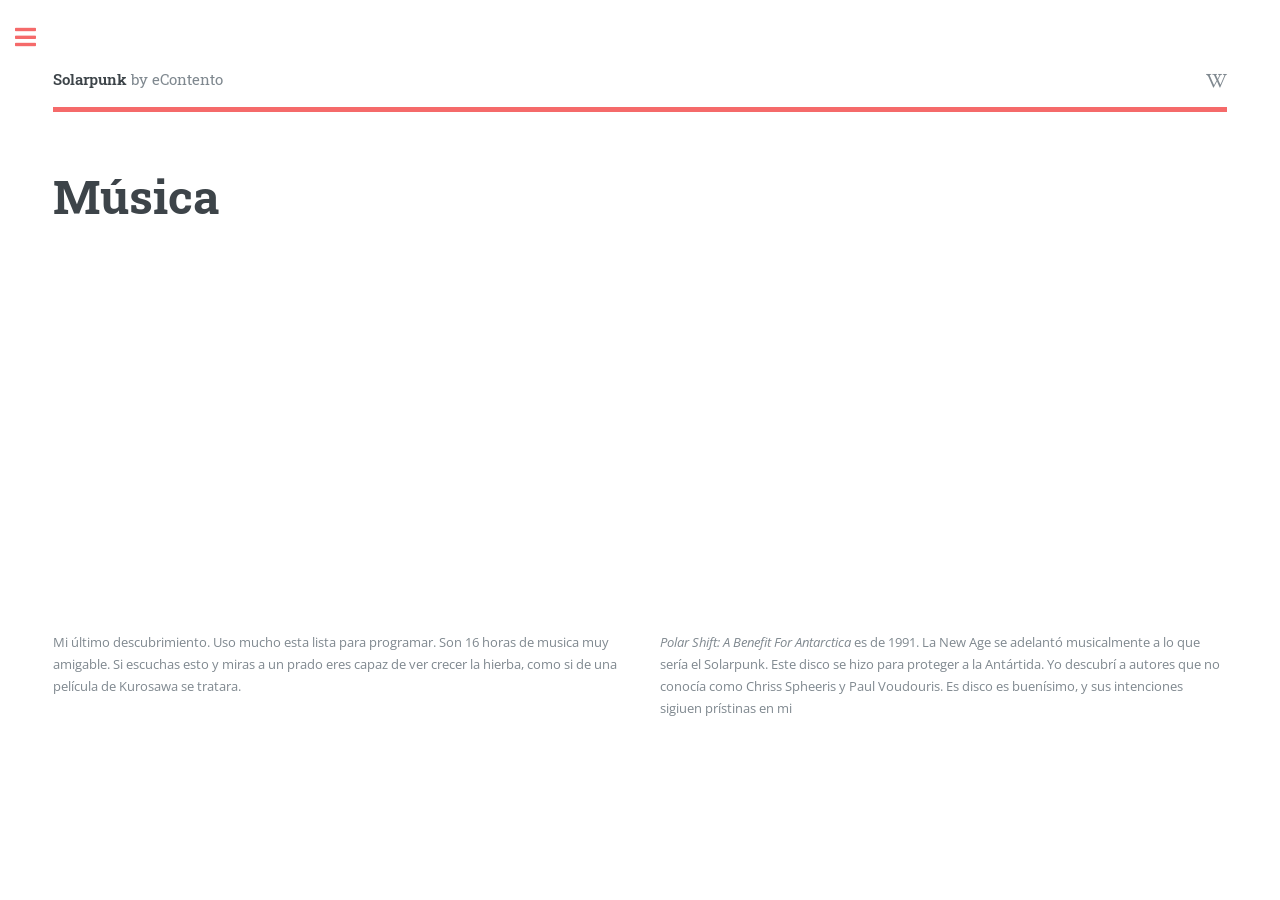
<file: musica.html>
<!DOCTYPE HTML>
<!--
	Editorial by HTML5 UP
	html5up.net | @ajlkn
	Free for personal and commercial use under the CCA 3.0 license (html5up.net/license)
-->
<html lang="es">
<head>
	<!-- Google tag (gtag.js) -->
	<script async src="https://www.googletagmanager.com/gtag/js?id=G-50FQD5PP7J"></script>
	<script>
		window.dataLayer = window.dataLayer || [];
		function gtag(){dataLayer.push(arguments);}
		gtag('js', new Date());

		gtag('config', 'G-50FQD5PP7J');
	</script>
	<title>Música Solarpunk</title>
	<meta charset="utf-8" />
	<meta name="viewport" content="width=device-width, initial-scale=1, user-scalable=no" />
	<link rel="stylesheet" href="assets/css/main.css" />
	<link rel="icon" href="favicon.png" type="image/png" />
</head>
<body class="is-preload">

	<!-- Wrapper -->
	<div id="wrapper">

		<!-- Main -->
		<div id="main">
			<div class="inner">

				<!-- Header -->
				<header id="header" role="presentation">
					<a href="index.html" class="logo"><strong>Solarpunk</strong> by eContento</a>
					<ul class="icons">
						<li><a href="https://es.wikipedia.org/wiki/Solarpunk" title="Solarpunk en Wikipedia" class="icon brands fa-wikipedia-w" target="_blank" rel="noopener noreferrer" aria-label="Wikipedia:solarpunk (se abre en nueva pestaña)"><span class="label">Wikipedia</span></a></li>
					</ul>
				</header>

				<!-- Content -->
				<section role="main">
					<header class="main">
						<h1>Música</h1>
					</header>

					<div class="row gtr-200">
						<div class="col-6 col-12-medium">
							<iframe data-testid="embed-iframe" style="border-radius:12px" src="https://open.spotify.com/embed/playlist/23T1HAY0vQu1vrkqyGX8Vt?utm_source=generator" width="100%" height="352" frameBorder="0" allowfullscreen="" allow="autoplay; clipboard-write; encrypted-media; fullscreen; picture-in-picture" loading="lazy"></iframe>
							<p>Mi último descubrimiento. Uso mucho esta lista para programar. Son 16 horas de musica muy amigable. Si escuchas esto y miras a un prado eres capaz de ver crecer la hierba, como si de una película de Kurosawa se tratara.</p>
						</div>
						
						<div class="col-6 col-12-medium">
							<iframe data-testid="embed-iframe" style="border-radius:12px" src="https://open.spotify.com/embed/playlist/4fHhUHgTDno2gTnuYFDFRm?utm_source=generator" width="100%" height="352" frameBorder="0" allowfullscreen="" allow="autoplay; clipboard-write; encrypted-media; fullscreen; picture-in-picture" loading="lazy"></iframe>
							<p><i>Polar Shift: A Benefit For Antarctica</i> es de 1991. La New Age se adelantó musicalmente a lo que sería el Solarpunk. Este disco se hizo para proteger a la Antártida. Yo descubrí a autores que no conocía como Chriss Spheeris y Paul Voudouris. Es disco es buenísimo, y sus intenciones sigiuen prístinas en mi
							</p>
						</div>
						
					</div>



				</section>

			</div>
		</div>

		<!-- Sidebar -->
		<div id="sidebar">
			<div class="inner">

				<!-- Search -->
				<section id="search" class="alt" role="search">
					<form method="get" action="/buscador.html">
						<input type="text" name="q" id="query" placeholder="Search" />
					</form>
				</section>

				<!-- Menu -->
				<nav id="menu" role="navigation">
					<header class="major">
						<h2>Menu</h2>
					</header>
					<ul>
						<li><a href="index.html">Homepage</a></li>
						<li><span class="opener">¿Qué es el solarpunk?</span>
							<ul>
								<li><a href="armonia.html">Armonía</a></li>
								<!--
								<li><a href="index.html">Energía Limpia</a></li>
								<li><a href="index.html">Estética</a></li>
								<li><a href="index.html">Filosofía</a></li>
								<li><a href="index.html">Optimismo</a></li>
								-->
							</ul>
						</li>
						<li><a href="un-manifiesto-solarpunk.html">Un manifiesto solarpunk</a></li>
						<li><a href="azca.html">Noticias</a></li>
						<li><a href="proyectos_solarpunk.html">Proyectos Solarpunk en España</a></li>
						<li><a href="videos.html">Vídeos</a></li>
						<li><a href="musica.html">Música</a></li>
					</ul>
				</nav>

				<!-- Section -->
				<section role="banner">
					<header class="major">
						<h2>Novelas Solarpunk</h2>
					</header>
					<div class="mini-posts">
						<article>
							<a href="https://www.amazon.es/dp/B0CM24XMMG/" class="image" target="_blank" rel="noopener noreferrer" aria-label="Mutagénesis Convergente en la tienda de Amazon (se abre en nueva pestaña)"><img src="images/mutagenesis_convergente_low.jpg" alt="Cubierta de Mutagénesis convergente, que es la primera novela española solarpunk, de Juan Antonio Jiménez" width="348" height="522" /></a>
							<p>Mutagénesis convergente es la primera novela española solarpunk.</p>
						</article>
					</div>
					<!--
					<ul class="actions">
						<li><a href="#" class="button">More</a></li>
					</ul>
					-->
				</section>

				<!-- Footer -->
				<footer id="footer" role="contentinfo">
					<p class="copyright">&copy; eContento. All rights reserved.<br />Design: <a href="https://html5up.net" target="_blank" rel="noopener noreferrer" aria-label="Plantilla HTML5 UP (se abre en nueva pestaña)">HTML5 UP</a>.</p>
				</footer>

			</div>
		</div>

	</div>

	<!-- Scripts -->
	<script src="assets/js/jquery.min.js"></script>
	<script src="assets/js/browser.min.js"></script>
	<script src="assets/js/breakpoints.min.js"></script>
	<script src="assets/js/util.js"></script>
	<script src="assets/js/main.js"></script>

</body>
</html>
</file>
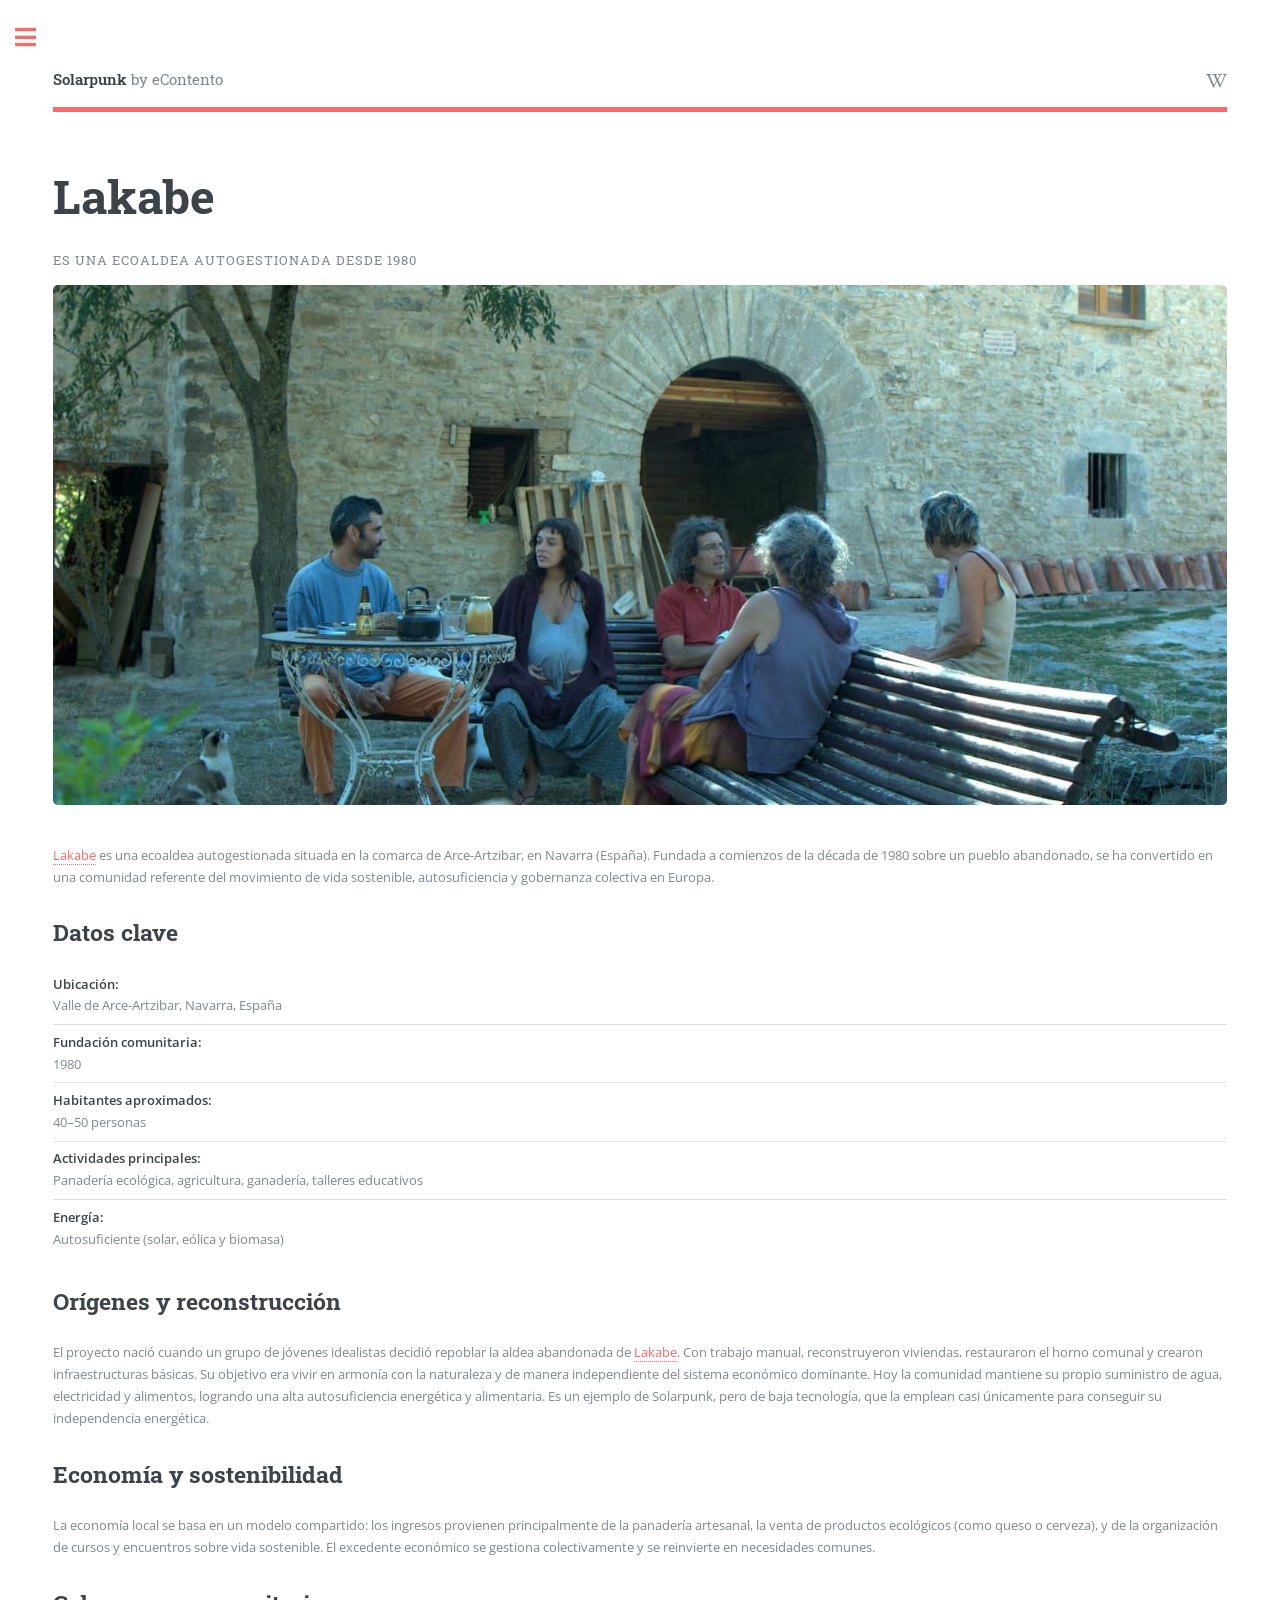
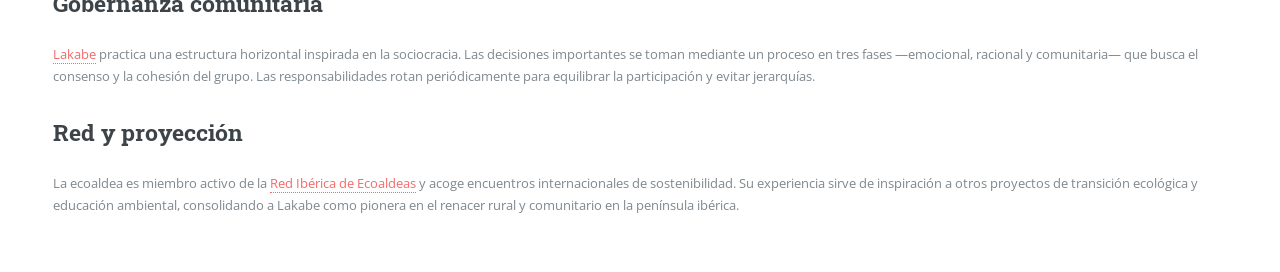
<file: proyectos_lakabe.html>
<!DOCTYPE HTML>
<!--
	Editorial by HTML5 UP
	html5up.net | @ajlkn
	Free for personal and commercial use under the CCA 3.0 license (html5up.net/license)
-->
<html lang="es">
<head>
	<!-- Google tag (gtag.js) -->
	<script async src="https://www.googletagmanager.com/gtag/js?id=G-50FQD5PP7J"></script>
	<script>
		window.dataLayer = window.dataLayer || [];
		function gtag(){dataLayer.push(arguments);}
		gtag('js', new Date());

		gtag('config', 'G-50FQD5PP7J');
	</script>
	<title>Lakabe</title>
	<meta charset="utf-8" />
	<meta name="viewport" content="width=device-width, initial-scale=1, user-scalable=no" />
	<meta property="og:image" content="https://solarpunk.a-fondo.com/images/proyectos_lakabe.jpg" />
	<link rel="stylesheet" href="assets/css/main.css" />
	<link rel="icon" href="favicon.png" type="image/png" />
</head>
<body class="is-preload">

	<!-- Wrapper -->
	<div id="wrapper">

		<!-- Main -->
		<div id="main">
			<div class="inner">

				<!-- Header -->
				<header id="header" role="presentation">
					<a href="index.html" class="logo"><strong>Solarpunk</strong> by eContento</a>
					<ul class="icons">
						<li><a href="https://es.wikipedia.org/wiki/Solarpunk" title="Solarpunk en Wikipedia" class="icon brands fa-wikipedia-w" target="_blank" rel="noopener noreferrer" aria-label="Wikipedia:solarpunk (se abre en nueva pestaña)"><span class="label">Wikipedia</span></a></li>
					</ul>
				</header>

				<!-- Content -->
				<section role="main">
					<header class="main">
						<h1>Lakabe</h1>
						<p>Es una ecoaldea autogestionada desde 1980</p>
					</header>
					<span class="image main">
						<img src="images/proyectos_lakabe.jpg" width="1536" height="902" alt="La imagen muestra a varios habitantes de Lakabe, charlando al fresco. Foto de Nicolás Boullosa">
					</span>

<p><a href="https://www.lakabe.org/" target="_blank" rel="noopener noreferrer" aria-label="Web de Lakabe (se abre en nueva pestaña)">Lakabe</a> es una ecoaldea autogestionada situada en la comarca de Arce-Artzibar, en Navarra (España). Fundada a comienzos de la década de 1980 sobre un pueblo abandonado, se ha convertido en una comunidad referente del movimiento de vida sostenible, autosuficiencia y gobernanza colectiva en Europa.</p>

<h2>Datos clave</h2>
<ul class="alt">
	<li><b>Ubicación:</b><br />Valle de Arce-Artzibar, Navarra, España</li>
	<li><b>Fundación comunitaria:</b><br />1980</li>
	<li><b>Habitantes aproximados:</b><br />40–50 personas</li>
	<li><b>Actividades principales:</b><br />Panadería ecológica, agricultura, ganadería, talleres educativos</li>
	<li><b>Energía:</b><br />Autosuficiente (solar, eólica y biomasa)</li>
</ul>

<h2>Orígenes y reconstrucción</h2>
<p>El proyecto nació cuando un grupo de jóvenes idealistas decidió repoblar la aldea abandonada de <a href="https://www.lakabe.org/" target="_blank" rel="noopener noreferrer" aria-label="Web de Lakabe (se abre en nueva pestaña)">Lakabe</a>. Con trabajo manual, reconstruyeron viviendas, restauraron el horno comunal y crearon infraestructuras básicas. Su objetivo era vivir en armonía con la naturaleza y de manera independiente del sistema económico dominante. Hoy la comunidad mantiene su propio suministro de agua, electricidad y alimentos, logrando una alta autosuficiencia energética y alimentaria. Es un ejemplo de Solarpunk, pero de baja tecnología, que la emplean casi únicamente para conseguir su independencia energética. </p>

<h2>Economía y sostenibilidad</h2>
<p>La economía local se basa en un modelo compartido: los ingresos provienen principalmente de la panadería artesanal, la venta de productos ecológicos (como queso o cerveza), y de la organización de cursos y encuentros sobre vida sostenible. El excedente económico se gestiona colectivamente y se reinvierte en necesidades comunes. </p>

<h2>Gobernanza comunitaria</h2>
<p><a href="https://www.lakabe.org/" target="_blank" rel="noopener noreferrer" aria-label="Web de Lakabe (se abre en nueva pestaña)">Lakabe</a> practica una estructura horizontal inspirada en la sociocracia. Las decisiones importantes se toman mediante un proceso en tres fases —emocional, racional y comunitaria— que busca el consenso y la cohesión del grupo. Las responsabilidades rotan periódicamente para equilibrar la participación y evitar jerarquías. </p>

<h2>Red y proyección</h2>
<p>La ecoaldea es miembro activo de la <a href="https://ecoaldeas.org/" target="_blank" rel="noopener noreferrer" aria-label="Web de la Red Ibérica de Ecoaldeas (se abre en nueva pestaña)">Red Ibérica de Ecoaldeas</a> y acoge encuentros internacionales de sostenibilidad. Su experiencia sirve de inspiración a otros proyectos de transición ecológica y educación ambiental, consolidando a Lakabe como pionera en el renacer rural y comunitario en la península ibérica.</p>



				</section>

			</div>
		</div>

		<!-- Sidebar -->
		<div id="sidebar">
			<div class="inner">

				<!-- Search -->
				<section id="search" class="alt" role="search">
					<form method="get" action="/buscador.html">
						<input type="text" name="q" id="query" placeholder="Search" />
					</form>
				</section>

				<!-- Menu -->
				<nav id="menu" role="navigation">
					<header class="major">
						<h2>Menu</h2>
					</header>
					<ul>
						<li><a href="index.html">Homepage</a></li>
						<li><span class="opener">¿Qué es el solarpunk?</span>
							<ul>
								<li><a href="armonia.html">Armonía</a></li>
								<!--
								<li><a href="index.html">Energía Limpia</a></li>
								<li><a href="index.html">Estética</a></li>
								<li><a href="index.html">Filosofía</a></li>
								<li><a href="index.html">Optimismo</a></li>
								-->
							</ul>
						</li>
						<li><a href="un-manifiesto-solarpunk.html">Un manifiesto solarpunk</a></li>
						<li><a href="azca.html">Noticias</a></li>
						<li><a href="proyectos_solarpunk.html">Proyectos Solarpunk en España</a></li>
						<li><a href="videos.html">Vídeos</a></li>
						<li><a href="musica.html">Música</a></li>
					</ul>
				</nav>

				<!-- Section -->
				<section role="banner">
					<header class="major">
						<h2>Novelas Solarpunk</h2>
					</header>
					<div class="mini-posts">
						<article>
							<a href="https://www.amazon.es/dp/B0CM24XMMG/" class="image" target="_blank" rel="noopener noreferrer" aria-label="Mutagénesis Convergente en la tienda de Amazon (se abre en nueva pestaña)"><img src="images/mutagenesis_convergente_low.jpg" alt="Cubierta de Mutagénesis convergente, que es la primera novela española solarpunk, de Juan Antonio Jiménez" width="348" height="522" /></a>
							<p>Mutagénesis convergente es la primera novela española solarpunk.</p>
						</article>
					</div>
					<!--
					<ul class="actions">
						<li><a href="#" class="button">More</a></li>
					</ul>
					-->
				</section>

				<!-- Footer -->
				<footer id="footer" role="contentinfo">
					<p class="copyright">&copy; eContento. All rights reserved.<br />Design: <a href="https://html5up.net" target="_blank" rel="noopener noreferrer" aria-label="Plantilla HTML5 UP (se abre en nueva pestaña)">HTML5 UP</a>.</p>
				</footer>

			</div>
		</div>

	</div>

	<!-- Scripts -->
	<script src="assets/js/jquery.min.js"></script>
	<script src="assets/js/browser.min.js"></script>
	<script src="assets/js/breakpoints.min.js"></script>
	<script src="assets/js/util.js"></script>
	<script src="assets/js/main.js"></script>

</body>
</html>
</file>
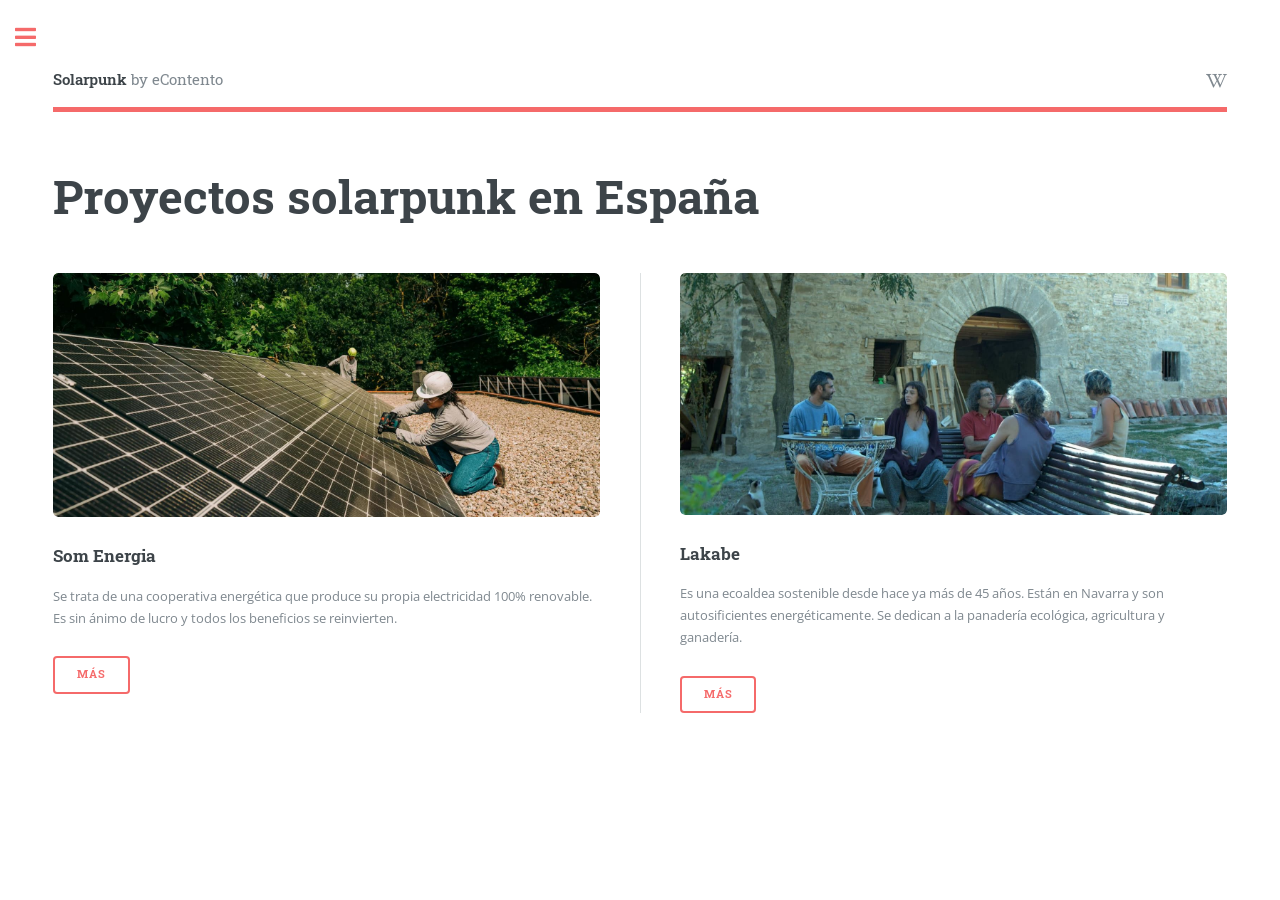
<file: proyectos_solarpunk.html>
<!DOCTYPE HTML>
<!--
	Editorial by HTML5 UP
	html5up.net | @ajlkn
	Free for personal and commercial use under the CCA 3.0 license (html5up.net/license)
-->
<html lang="es">
<head>
	<!-- Google tag (gtag.js) -->
	<script async src="https://www.googletagmanager.com/gtag/js?id=G-50FQD5PP7J"></script>
	<script>
		window.dataLayer = window.dataLayer || [];
		function gtag(){dataLayer.push(arguments);}
		gtag('js', new Date());

		gtag('config', 'G-50FQD5PP7J');
	</script>
	<title>Proyectos Solarpunk en España</title>
	<meta charset="utf-8" />
	<meta name="viewport" content="width=device-width, initial-scale=1, user-scalable=no" />
	<link rel="stylesheet" href="assets/css/main.css" />
	<link rel="icon" href="favicon.png" type="image/png" />
</head>
<body class="is-preload">

	<!-- Wrapper -->
	<div id="wrapper">

		<!-- Main -->
		<div id="main">
			<div class="inner">

				<!-- Header -->
				<header id="header" role="presentation">
					<a href="index.html" class="logo"><strong>Solarpunk</strong> by eContento</a>
					<ul class="icons">
						<li><a href="https://es.wikipedia.org/wiki/Solarpunk" title="Solarpunk en Wikipedia" class="icon brands fa-wikipedia-w" target="_blank" rel="noopener noreferrer" aria-label="Wikipedia:solarpunk (se abre en nueva pestaña)"><span class="label">Wikipedia</span></a></li>
					</ul>
				</header>

				

<section>
	<header class="main">
		<h1>Proyectos solarpunk en España</h1>
	</header>
	<div class="posts">
		<article>
			<a href="proyectos_somenergia.html" class="image"><img src="images/proyectos_somenergia.jpg" alt="Som Energia"></a>
			<h3>Som Energia</h3>
			<p>Se trata de una cooperativa energética que produce su propia electricidad 100% renovable. Es sin ánimo de lucro y todos los beneficios se reinvierten.</p>
			<ul class="actions">
				<li><a href="proyectos_somenergia.html" class="button">Más</a></li>
			</ul>
		</article>
		<article>
			<a href="proyectos_lakabe.html" class="image"><img src="images/proyectos_lakabe.jpg" alt=""></a>
			<h3>Lakabe</h3>
			<p>Es una ecoaldea sostenible desde hace ya más de 45 años. Están en Navarra y son autosificientes energéticamente. Se dedican a la panadería ecológica, agricultura y ganadería.</p>
			<ul class="actions">
				<li><a href="proyectos_lakabe.html" class="button">Más</a></li>
			</ul>
		</article>
		
	</div>
</section>				

			</div>
		</div>

		<!-- Sidebar -->
		<div id="sidebar">
			<div class="inner">

				<!-- Search -->
				<section id="search" class="alt" role="search">
					<form method="get" action="/buscador.html">
						<input type="text" name="q" id="query" placeholder="Search" />
					</form>
				</section>

				<!-- Menu -->
				<nav id="menu" role="navigation">
					<header class="major">
						<h2>Menu</h2>
					</header>
					<ul>
						<li><a href="index.html">Homepage</a></li>
						<li><span class="opener">¿Qué es el solarpunk?</span>
							<ul>
								<li><a href="armonia.html">Armonía</a></li>
								<!--
								<li><a href="index.html">Energía Limpia</a></li>
								<li><a href="index.html">Estética</a></li>
								<li><a href="index.html">Filosofía</a></li>
								<li><a href="index.html">Optimismo</a></li>
								-->
							</ul>
						</li>
						<li><a href="un-manifiesto-solarpunk.html">Un manifiesto solarpunk</a></li>
						<li><a href="azca.html">Noticias</a></li>
						<li><a href="proyectos_solarpunk.html">Proyectos Solarpunk en España</a></li>
						<li><a href="videos.html">Vídeos</a></li>
						<li><a href="musica.html">Música</a></li>
					</ul>
				</nav>

				<!-- Section -->
				<section role="banner">
					<header class="major">
						<h2>Novelas Solarpunk</h2>
					</header>
					<div class="mini-posts">
						<article>
							<a href="https://www.amazon.es/dp/B0CM24XMMG/" class="image" target="_blank" rel="noopener noreferrer" aria-label="Mutagénesis Convergente en la tienda de Amazon (se abre en nueva pestaña)"><img src="images/mutagenesis_convergente_low.jpg" alt="Cubierta de Mutagénesis convergente, que es la primera novela española solarpunk, de Juan Antonio Jiménez" width="348" height="522" /></a>
							<p>Mutagénesis convergente es la primera novela española solarpunk.</p>
						</article>
					</div>
					<!--
					<ul class="actions">
						<li><a href="#" class="button">More</a></li>
					</ul>
					-->
				</section>

				<!-- Footer -->
				<footer id="footer" role="contentinfo">
					<p class="copyright">&copy; eContento. All rights reserved.<br />Design: <a href="https://html5up.net" target="_blank" rel="noopener noreferrer" aria-label="Plantilla HTML5 UP (se abre en nueva pestaña)">HTML5 UP</a>.</p>
				</footer>

			</div>
		</div>

	</div>

	<!-- Scripts -->
	<script src="assets/js/jquery.min.js"></script>
	<script src="assets/js/browser.min.js"></script>
	<script src="assets/js/breakpoints.min.js"></script>
	<script src="assets/js/util.js"></script>
	<script src="assets/js/main.js"></script>

</body>
</html>
</file>
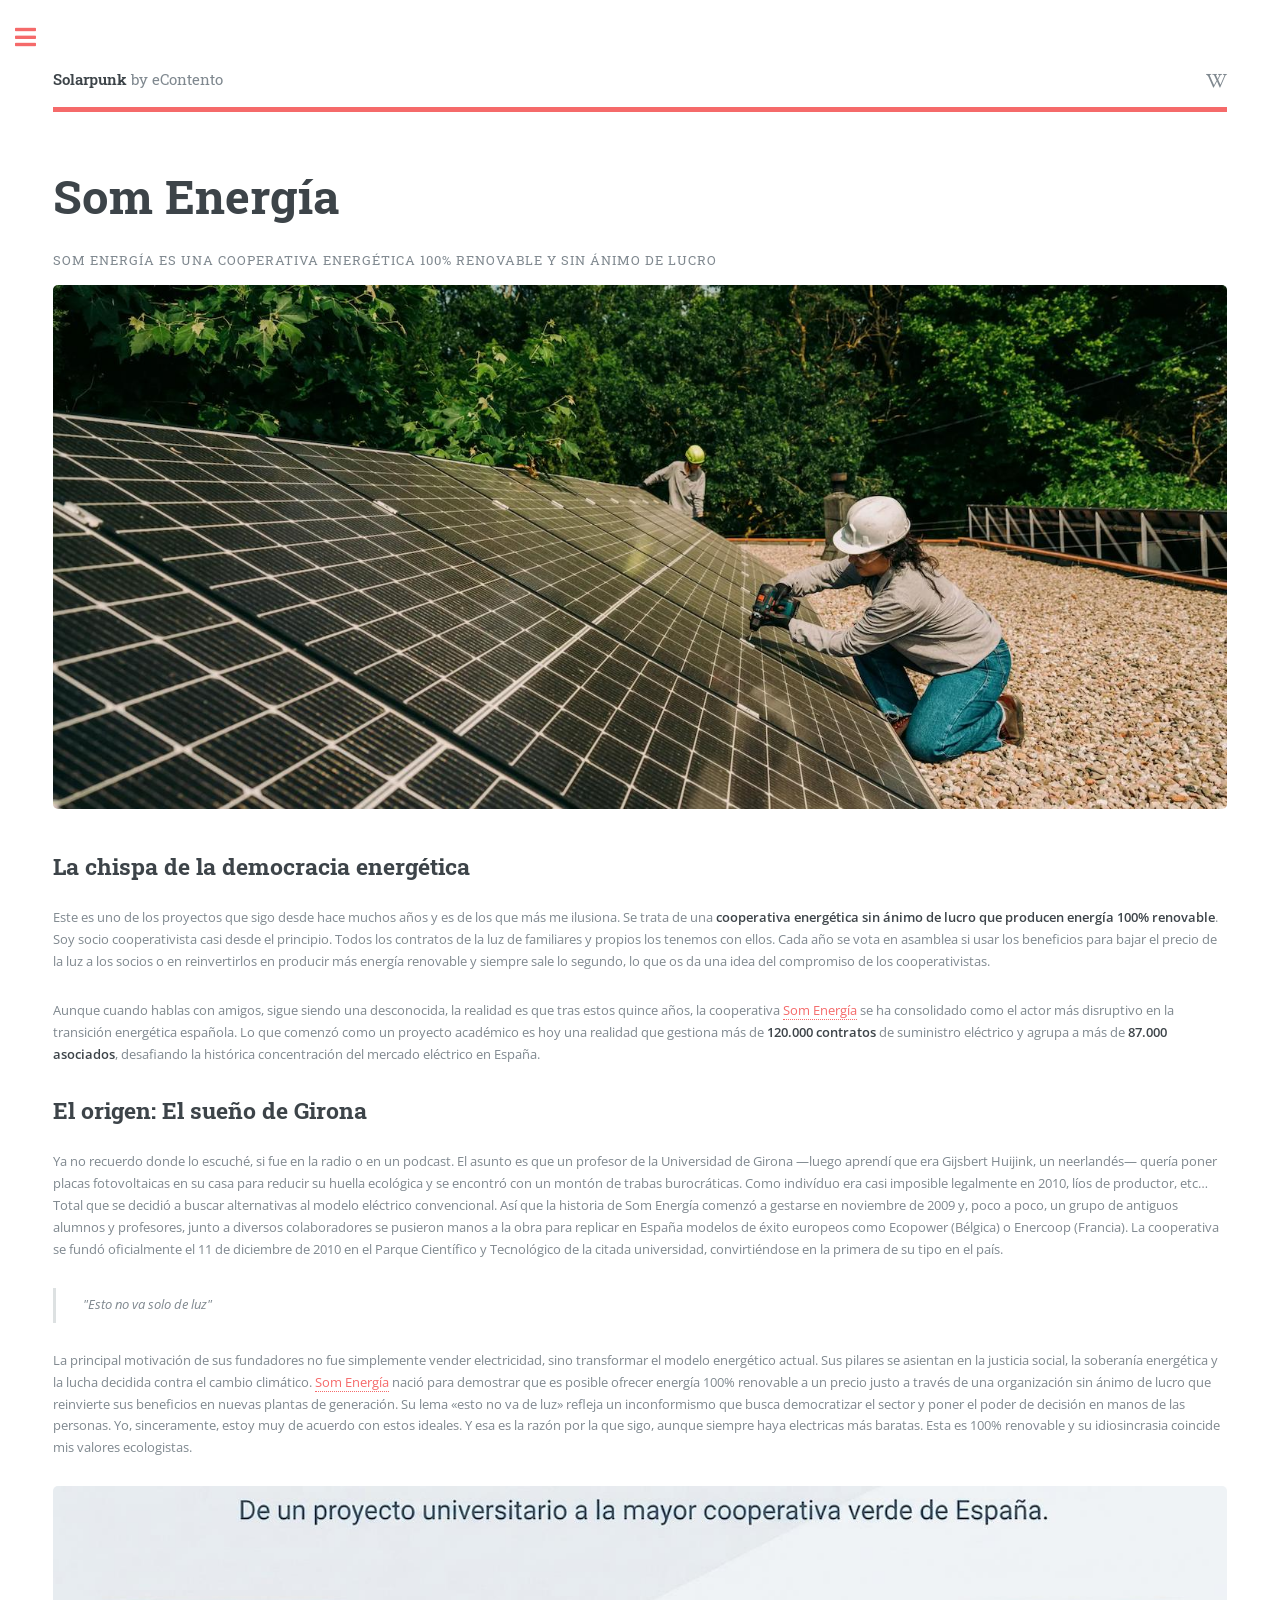
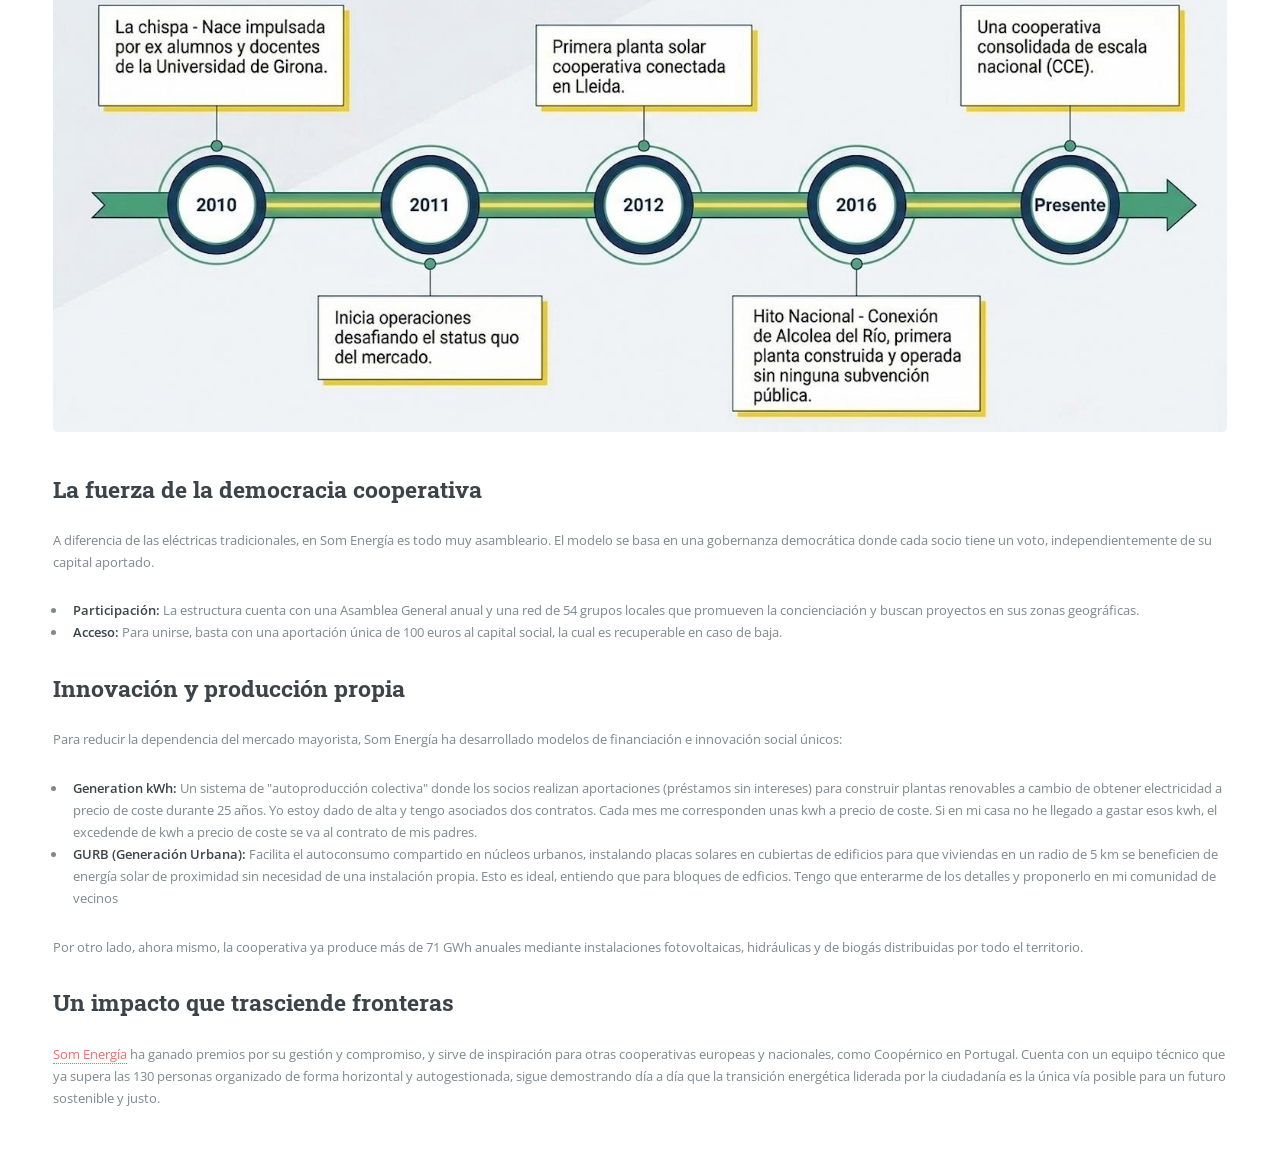
<file: proyectos_somenergia.html>
<!DOCTYPE HTML>
<!--
	Editorial by HTML5 UP
	html5up.net | @ajlkn
	Free for personal and commercial use under the CCA 3.0 license (html5up.net/license)
-->
<html lang="es">
<head>
	<!-- Google tag (gtag.js) -->
	<script async src="https://www.googletagmanager.com/gtag/js?id=G-50FQD5PP7J"></script>
	<script>
		window.dataLayer = window.dataLayer || [];
		function gtag(){dataLayer.push(arguments);}
		gtag('js', new Date());

		gtag('config', 'G-50FQD5PP7J');
	</script>
	<title>Som Energía, la chispa de la democracia energética</title>
	<meta charset="utf-8" />
	<meta name="viewport" content="width=device-width, initial-scale=1, user-scalable=no" />
	<link rel="stylesheet" href="assets/css/main.css" />
	<link rel="icon" href="favicon.png" type="image/png" />
</head>
<body class="is-preload">

	<!-- Wrapper -->
	<div id="wrapper">

		<!-- Main -->
		<div id="main">
			<div class="inner">

				<!-- Header -->
				<header id="header" role="presentation">
					<a href="index.html" class="logo"><strong>Solarpunk</strong> by eContento</a>
					<ul class="icons">
						<li><a href="https://es.wikipedia.org/wiki/Solarpunk" title="Solarpunk en Wikipedia" class="icon brands fa-wikipedia-w" target="_blank" rel="noopener noreferrer" aria-label="Wikipedia:solarpunk (se abre en nueva pestaña)"><span class="label">Wikipedia</span></a></li>
					</ul>
				</header>

				<!-- Content -->
				<section role="main">
					<header class="main">
						<h1>Som Energía</h1>
						<p>Som Energía es una cooperativa energética 100% renovable y sin ánimo de lucro</p>
					</header>
					<span class="image main">
						<img src="images/proyectos_somenergia.jpg" width="1536" height="686" alt="La imagen muestra una vista de unos técnicos instalando paneles solares sobre lo que parece la azotea de un edificio. Foto tomada prestada de la web de Som Energía">
					</span>

<h2>La chispa de la democracia energética</h2>
<p>Este es uno de los proyectos que sigo desde hace muchos años y es de los que más me ilusiona. Se trata de una <b>cooperativa energética sin ánimo de lucro que producen energía 100% renovable</b>. Soy socio cooperativista casi desde el principio. Todos los contratos de la luz de familiares y propios los tenemos con ellos. Cada año se vota en asamblea si usar los beneficios para bajar el precio de la luz a los socios o en reinvertirlos en producir más energía renovable y siempre sale lo segundo, lo que os da una idea del compromiso de los cooperativistas.</p>

<p>Aunque cuando hablas con amigos, sigue siendo una desconocida, la realidad es que tras estos quince años, la cooperativa <a href="https://www.somenergia.coop/es" target="_blank" rel="noopener noreferrer" aria-label="Web de Som Energia (se abre en nueva pestaña)">Som Energía</a> se ha consolidado como el actor más disruptivo en la transición energética española. Lo que comenzó como un proyecto académico es hoy una realidad que gestiona más de <b>120.000 contratos</b> de suministro eléctrico y agrupa a más de <b>87.000 asociados</b>, desafiando la histórica concentración del mercado eléctrico en España.</p>

<h2>El origen: El sueño de Girona</h2>
<p>Ya no recuerdo donde lo escuché, si fue en la radio o en un podcast. El asunto es que un profesor de la Universidad de Girona —luego aprendí que era Gijsbert Huijink, un neerlandés— quería poner placas fotovoltaicas en su casa para reducir su huella ecológica y se encontró con un montón de trabas burocráticas. Como indivíduo era casi imposible legalmente en 2010, líos de productor, etc… Total que se decidió a buscar alternativas al modelo eléctrico convencional. Así que la historia de Som Energía comenzó a gestarse en noviembre de 2009 y, poco a poco, un grupo de antiguos alumnos y profesores, junto a diversos colaboradores se pusieron manos a la obra para replicar en España modelos de éxito europeos como Ecopower (Bélgica) o Enercoop (Francia). La cooperativa se fundó oficialmente el 11 de diciembre de 2010 en el Parque Científico y Tecnológico de la citada universidad, convirtiéndose en la primera de su tipo en el país.</p>

<blockquote>"Esto no va solo de luz"</blockquote>

<p>La principal motivación de sus fundadores no fue simplemente vender electricidad, sino transformar el modelo energético actual. Sus pilares se asientan en la justicia social, la soberanía energética y la lucha decidida contra el cambio climático. <a href="https://www.somenergia.coop/es" target="_blank" rel="noopener noreferrer" aria-label="Web de Som Energia (se abre en nueva pestaña)">Som Energía</a> nació para demostrar que es posible ofrecer energía 100% renovable a un precio justo a través de una organización sin ánimo de lucro que reinvierte sus beneficios en nuevas plantas de generación. Su lema «esto no va de luz» refleja un inconformismo que busca democratizar el sector y poner el poder de decisión en manos de las personas. Yo, sinceramente, estoy muy de acuerdo con estos ideales. Y esa es la razón por la que sigo, aunque siempre haya electricas más baratas. Esta es 100% renovable y su idiosincrasia coincide mis valores ecologistas.</p>

<span class="image main">
	<img src="images/proyectos_somenergia2.jpg" width="1536" height="714" alt="Esquema de cómo ha ido evolucionando Som Energia desde su nacimiento en 2010">
</span>

<h2>La fuerza de la democracia cooperativa</h2>
<p>A diferencia de las eléctricas tradicionales, en Som Energía es todo muy asambleario. El modelo se basa en una gobernanza democrática donde cada socio tiene un voto, independientemente de su capital aportado.</p>
<ul>
	<li><b>Participación:</b> La estructura cuenta con una Asamblea General anual y una red de 54 grupos locales que promueven la concienciación y buscan proyectos en sus zonas geográficas.</li>
	<li><b>Acceso:</b> Para unirse, basta con una aportación única de 100 euros al capital social, la cual es recuperable en caso de baja.</li>
</ul>

<h2>Innovación y producción propia</h2>
<p>Para reducir la dependencia del mercado mayorista, Som Energía ha desarrollado modelos de financiación e innovación social únicos:</p>
<ul>
	<li><b>Generation kWh:</b> Un sistema de "autoproducción colectiva" donde los socios realizan aportaciones (préstamos sin intereses) para construir plantas renovables a cambio de obtener electricidad a precio de coste durante 25 años. Yo estoy dado de alta y tengo asociados dos contratos. Cada mes me corresponden unas kwh a precio de coste. Si en mi casa no he llegado a gastar esos kwh, el excedende de kwh a precio de coste se va al contrato de mis padres. </li>
	<li><b>GURB (Generación Urbana):</b> Facilita el autoconsumo compartido en núcleos urbanos, instalando placas solares en cubiertas de edificios para que viviendas en un radio de 5 km se beneficien de energía solar de proximidad sin necesidad de una instalación propia. Esto es ideal, entiendo que para bloques de edficios. Tengo que enterarme de los detalles y proponerlo en mi comunidad de vecinos</li>
</ul>
<p>Por otro lado, ahora mismo, la cooperativa ya produce más de 71 GWh anuales mediante instalaciones fotovoltaicas, hidráulicas y de biogás distribuidas por todo el territorio.</p>

<h2>Un impacto que trasciende fronteras</h2>
<p><a href="https://www.somenergia.coop/es" target="_blank" rel="noopener noreferrer" aria-label="Web de Som Energia (se abre en nueva pestaña)">Som Energía</a> ha ganado premios por su gestión y compromiso, y sirve de inspiración para otras cooperativas europeas y nacionales, como Coopérnico en Portugal. Cuenta con un equipo técnico que ya supera las 130 personas organizado de forma horizontal y autogestionada, sigue demostrando día a día que la transición energética liderada por la ciudadanía es la única vía posible para un futuro sostenible y justo.</p>



				</section>

			</div>
		</div>

		<!-- Sidebar -->
		<div id="sidebar">
			<div class="inner">

				<!-- Search -->
				<section id="search" class="alt" role="search">
					<form method="get" action="/buscador.html">
						<input type="text" name="q" id="query" placeholder="Search" />
					</form>
				</section>

				<!-- Menu -->
				<nav id="menu" role="navigation">
					<header class="major">
						<h2>Menu</h2>
					</header>
					<ul>
						<li><a href="index.html">Homepage</a></li>
						<li><span class="opener">¿Qué es el solarpunk?</span>
							<ul>
								<li><a href="armonia.html">Armonía</a></li>
								<!--
								<li><a href="index.html">Energía Limpia</a></li>
								<li><a href="index.html">Estética</a></li>
								<li><a href="index.html">Filosofía</a></li>
								<li><a href="index.html">Optimismo</a></li>
								-->
							</ul>
						</li>
						<li><a href="un-manifiesto-solarpunk.html">Un manifiesto solarpunk</a></li>
						<li><a href="azca.html">Noticias</a></li>
						<li><a href="proyectos_solarpunk.html">Proyectos Solarpunk en España</a></li>
						<li><a href="videos.html">Vídeos</a></li>
						<li><a href="musica.html">Música</a></li>
					</ul>
				</nav>

				<!-- Section -->
				<section role="banner">
					<header class="major">
						<h2>Novelas Solarpunk</h2>
					</header>
					<div class="mini-posts">
						<article>
							<a href="https://www.amazon.es/dp/B0CM24XMMG/" class="image" target="_blank" rel="noopener noreferrer" aria-label="Mutagénesis Convergente en la tienda de Amazon (se abre en nueva pestaña)"><img src="images/mutagenesis_convergente_low.jpg" alt="Cubierta de Mutagénesis convergente, que es la primera novela española solarpunk, de Juan Antonio Jiménez" width="348" height="522" /></a>
							<p>Mutagénesis convergente es la primera novela española solarpunk.</p>
						</article>
					</div>
					<!--
					<ul class="actions">
						<li><a href="#" class="button">More</a></li>
					</ul>
					-->
				</section>

				<!-- Footer -->
				<footer id="footer" role="contentinfo">
					<p class="copyright">&copy; eContento. All rights reserved.<br />Design: <a href="https://html5up.net" target="_blank" rel="noopener noreferrer" aria-label="Plantilla HTML5 UP (se abre en nueva pestaña)">HTML5 UP</a>.</p>
				</footer>

			</div>
		</div>

	</div>

	<!-- Scripts -->
	<script src="assets/js/jquery.min.js"></script>
	<script src="assets/js/browser.min.js"></script>
	<script src="assets/js/breakpoints.min.js"></script>
	<script src="assets/js/util.js"></script>
	<script src="assets/js/main.js"></script>

</body>
</html>
</file>
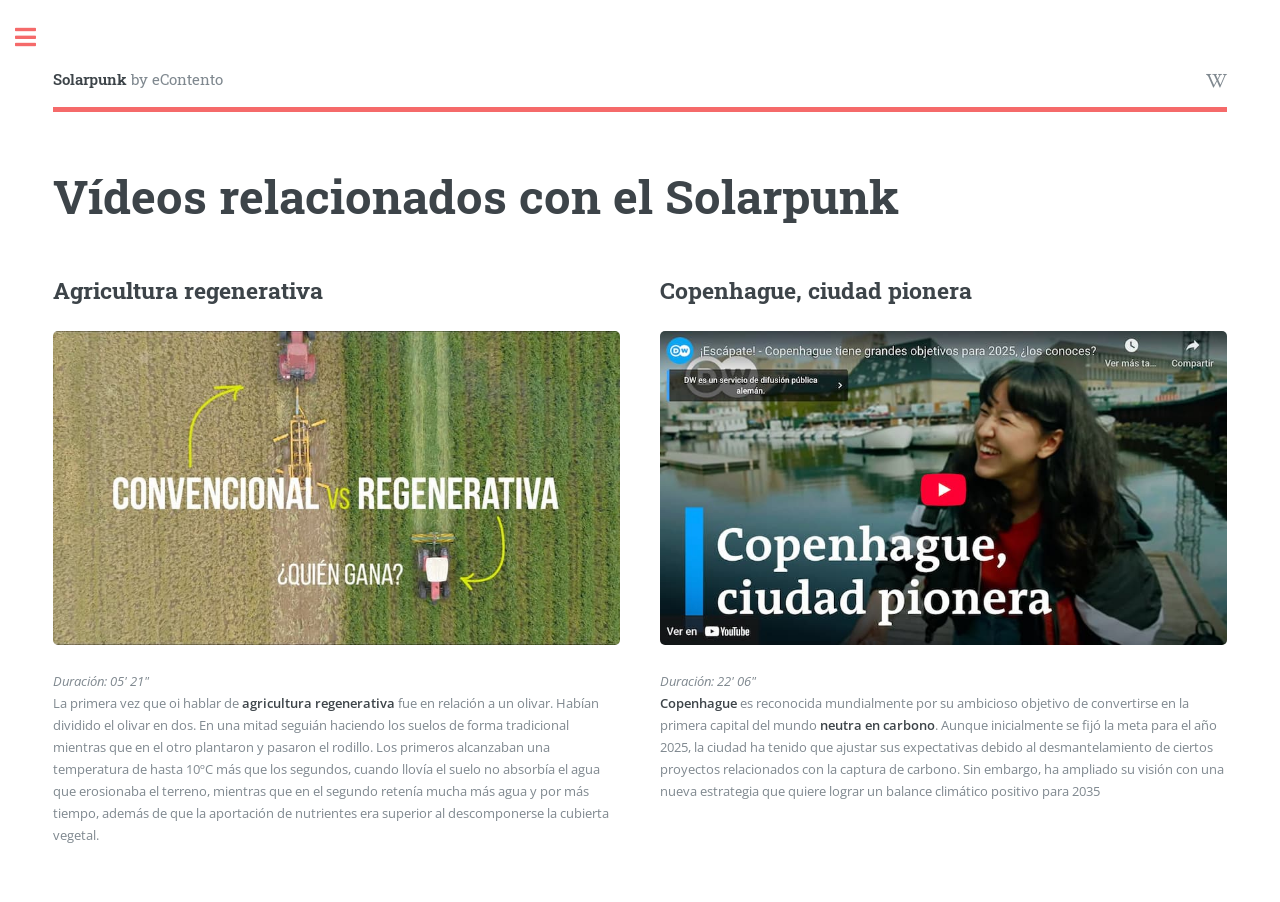
<file: videos.html>
<!DOCTYPE HTML>
<!--
	Editorial by HTML5 UP
	html5up.net | @ajlkn
	Free for personal and commercial use under the CCA 3.0 license (html5up.net/license)
-->
<html lang="es">
<head>
	<!-- Google tag (gtag.js) -->
	<script async src="https://www.googletagmanager.com/gtag/js?id=G-50FQD5PP7J"></script>
	<script>
		window.dataLayer = window.dataLayer || [];
		function gtag(){dataLayer.push(arguments);}
		gtag('js', new Date());

		gtag('config', 'G-50FQD5PP7J');
	</script>
	<title>Vídeos relacionados con el Solarpunk</title>
	<meta charset="utf-8" />
	<meta name="viewport" content="width=device-width, initial-scale=1, user-scalable=no" />
	<link rel="stylesheet" href="assets/css/main.css" />
	<link rel="icon" href="favicon.png" type="image/png" />
</head>
<body class="is-preload">

	<!-- Wrapper -->
	<div id="wrapper">

		<!-- Main -->
		<div id="main">
			<div class="inner">

				<!-- Header -->
				<header id="header" role="presentation">
					<a href="index.html" class="logo"><strong>Solarpunk</strong> by eContento</a>
					<ul class="icons">
						<li><a href="https://es.wikipedia.org/wiki/Solarpunk" title="Solarpunk en Wikipedia" class="icon brands fa-wikipedia-w" target="_blank" rel="noopener noreferrer" aria-label="Wikipedia:solarpunk (se abre en nueva pestaña)"><span class="label">Wikipedia</span></a></li>
					</ul>
				</header>

				<!-- Content -->
				<section role="main">
					<header class="main">
						<h1>Vídeos relacionados con el Solarpunk</h1>
					</header>

					<div class="row gtr-200">
						<div class="col-6 col-12-medium">
							<h2 id="agricultura-regenerativa">Agricultura regenerativa</h2>
							<span class="image fit">
								<a href="https://www.youtube.com/watch?v=KUrSkmoLFw8"  target="_blank" rel="noopener noreferrer nofollow" aria-label="Youtube (se abre en nueva pestaña)"><img src="images/youtube_regenerativa.jpg" width="850" height="470" alt="Vídeo de Youtue. Copenhague, ciudad pionera"></a>
							</span>
							<p><i>Duración: 05' 21"</i><br>
								La primera vez que oi hablar de <b>agricultura regenerativa</b> fue en relación a un olivar. Habían dividido el olivar en dos. En una mitad seguián haciendo los suelos de forma tradicional mientras que en el otro plantaron y pasaron el rodillo. Los primeros alcanzaban una temperatura de hasta 10ºC más que los segundos, cuando llovía el suelo no absorbía el agua que erosionaba el terreno, mientras que en el segundo retenía mucha más agua y por más tiempo, además de que la aportación de nutrientes era superior al descomponerse la cubierta vegetal. 
							</p>
						</div>
						
						<div class="col-6 col-12-medium">
							<h2 id="copenhague">Copenhague, ciudad pionera</h2>
							<span class="image fit">
								<a href="https://www.youtube.com/watch?v=miaB6-YuKoU"  target="_blank" rel="noopener noreferrer nofollow" aria-label="Youtube (se abre en nueva pestaña)"><img src="images/youtube_copenhague.jpg" width="850" height="470" alt="Vídeo de Youtue. Copenhague, ciudad pionera"></a>
							</span>
							<p><i>Duración: 22' 06"</i><br>
								<b>Copenhague</b> es reconocida mundialmente por su ambicioso objetivo de convertirse en la primera capital del mundo <b>neutra en carbono</b>. Aunque inicialmente se fijó la meta para el año 2025, la ciudad ha tenido que ajustar sus expectativas debido al desmantelamiento de ciertos proyectos relacionados con la captura de carbono. Sin embargo, ha ampliado su visión con una nueva estrategia que quiere lograr un balance climático positivo para 2035
							</p>
						</div>
						
					</div>



				</section>

			</div>
		</div>

		<!-- Sidebar -->
		<div id="sidebar">
			<div class="inner">

				<!-- Search -->
				<section id="search" class="alt" role="search">
					<form method="post" action="#">
						<input type="text" name="query" id="query" placeholder="Search" />
					</form>
				</section>

				<!-- Menu -->
				<nav id="menu" role="navigation">
					<header class="major">
						<h2>Menu</h2>
					</header>
					<ul>
						<li><a href="index.html">Homepage</a></li>
						<li><span class="opener">¿Qué es el solarpunk?</span>
							<ul>
								<li><a href="armonia.html">Armonía</a></li>
								<!--
								<li><a href="index.html">Energía Limpia</a></li>
								<li><a href="index.html">Estética</a></li>
								<li><a href="index.html">Filosofía</a></li>
								<li><a href="index.html">Optimismo</a></li>
								-->
							</ul>
						</li>
						<li><a href="un-manifiesto-solarpunk.html">Un manifiesto solarpunk</a></li>
						<li><a href="azca.html">Noticias</a></li>
						<li><a href="proyectos_solarpunk.html">Proyectos Solarpunk en España</a></li>
						<li><a href="videos.html">Vídeos</a></li>
						<li><a href="musica.html">Música</a></li>
					</ul>
				</nav>

				<!-- Section -->
				<section role="banner">
					<header class="major">
						<h2>Novelas Solarpunk</h2>
					</header>
					<div class="mini-posts">
						<article>
							<a href="https://www.amazon.es/dp/B0CM24XMMG/" class="image" target="_blank" rel="noopener noreferrer" aria-label="Mutagénesis Convergente en la tienda de Amazon (se abre en nueva pestaña)"><img src="images/mutagenesis_convergente_low.jpg" alt="Cubierta de Mutagénesis convergente, que es la primera novela española solarpunk, de Juan Antonio Jiménez" width="348" height="522" /></a>
							<p>Mutagénesis convergente es la primera novela española solarpunk.</p>
						</article>
					</div>
					<!--
					<ul class="actions">
						<li><a href="#" class="button">More</a></li>
					</ul>
					-->
				</section>

				<!-- Footer -->
				<footer id="footer" role="contentinfo">
					<p class="copyright">&copy; eContento. All rights reserved.<br />Design: <a href="https://html5up.net" target="_blank" rel="noopener noreferrer" aria-label="Plantilla HTML5 UP (se abre en nueva pestaña)">HTML5 UP</a>.</p>
				</footer>

			</div>
		</div>

	</div>

	<!-- Scripts -->
	<script src="assets/js/jquery.min.js"></script>
	<script src="assets/js/browser.min.js"></script>
	<script src="assets/js/breakpoints.min.js"></script>
	<script src="assets/js/util.js"></script>
	<script src="assets/js/main.js"></script>

</body>
</html>
</file>
<file: assets/css/main.css>
@import url(fontawesome-all.min.css);
@import url("https://fonts.googleapis.com/css?family=Open+Sans:400,600,400italic,600italic|Roboto+Slab:400,700&display=swap");
/*
	Editorial by HTML5 UP
	html5up.net | @ajlkn
	Free for personal and commercial use under the CCA 3.0 license (html5up.net/license)
*/
html, body, div, span, applet, object,
iframe, h1, h2, h3, h4, h5, h6, p, blockquote,
pre, a, abbr, acronym, address, big, cite,
code, del, dfn, em, img, ins, kbd, q, s, samp,
small, strike, strong, sub, sup, tt, var, b,
u, i, center, dl, dt, dd, ol, ul, li, fieldset,
form, label, legend, table, caption, tbody,
tfoot, thead, tr, th, td, article, aside,
canvas, details, embed, figure, figcaption,
footer, header, hgroup, menu, nav, output, ruby,
section, summary, time, mark, audio, video {
  margin: 0;
  padding: 0;
  border: 0;
  font-size: 100%;
  font: inherit;
  vertical-align: baseline; }

article, aside, details, figcaption, figure,
footer, header, hgroup, menu, nav, section {
  display: block; }

body {
  line-height: 1; }

ol, ul {
  list-style: none; }

blockquote, q {
  quotes: none; }
  blockquote:before, blockquote:after, q:before, q:after {
    content: '';
    content: none; }

table {
  border-collapse: collapse;
  border-spacing: 0; }

body {
  -webkit-text-size-adjust: none; }

mark {
  background-color: transparent;
  color: inherit; }

input::-moz-focus-inner {
  border: 0;
  padding: 0; }

input, select, textarea {
  -moz-appearance: none;
  -webkit-appearance: none;
  -ms-appearance: none;
  appearance: none; }

/* Basic */
@-ms-viewport {
  width: device-width; }

body {
  -ms-overflow-style: scrollbar; }

@media screen and (max-width: 480px) {
  html, body {
    min-width: 320px; } }

html {
  box-sizing: border-box; }

*, *:before, *:after {
  box-sizing: inherit; }

body {
  background: #ffffff; }
  body.is-preload *, body.is-preload *:before, body.is-preload *:after, body.is-resizing *, body.is-resizing *:before, body.is-resizing *:after {
    -moz-animation: none !important;
    -webkit-animation: none !important;
    -ms-animation: none !important;
    animation: none !important;
    -moz-transition: none !important;
    -webkit-transition: none !important;
    -ms-transition: none !important;
    transition: none !important; }

/* Type */
body, input, select, textarea {
  color: #7f888f;
  font-family: "Open Sans", sans-serif;
  font-size: 13pt;
  font-weight: 400;
  line-height: 1.65; }
  @media screen and (max-width: 1680px) {
    body, input, select, textarea {
      font-size: 11pt; } }
  @media screen and (max-width: 1280px) {
    body, input, select, textarea {
      font-size: 10pt; } }
  @media screen and (max-width: 360px) {
    body, input, select, textarea {
      font-size: 9pt; } }

a {
  -moz-transition: color 0.2s ease-in-out, border-bottom-color 0.2s ease-in-out;
  -webkit-transition: color 0.2s ease-in-out, border-bottom-color 0.2s ease-in-out;
  -ms-transition: color 0.2s ease-in-out, border-bottom-color 0.2s ease-in-out;
  transition: color 0.2s ease-in-out, border-bottom-color 0.2s ease-in-out;
  border-bottom: dotted 1px;
  color: #f56a6a;
  text-decoration: none; }
  a:hover {
    border-bottom-color: #f56a6a;
    color: #f56a6a !important; }
    a:hover strong {
      color: inherit; }

strong, b {
  color: #3d4449;
  font-weight: 600; }

em, i {
  font-style: italic; }

p {
  margin: 0 0 2em 0; }

h1, h2, h3, h4, h5, h6 {
  color: #3d4449;
  font-family: "Roboto Slab", serif;
  font-weight: 700;
  line-height: 1.5;
  margin: 0 0 1em 0; }
  h1 a, h2 a, h3 a, h4 a, h5 a, h6 a {
    color: inherit;
    text-decoration: none;
    border-bottom: 0; }

h1 {
  font-size: 4em;
  margin: 0 0 0.5em 0;
  line-height: 1.3; }

h2 {
  font-size: 1.75em; }

h3 {
  font-size: 1.25em; }

h4 {
  font-size: 1.1em; }

h5 {
  font-size: 0.9em; }

h6 {
  font-size: 0.7em; }

@media screen and (max-width: 1680px) {
  h1 {
    font-size: 3.5em; } }

@media screen and (max-width: 980px) {
  h1 {
    font-size: 3.25em; } }

@media screen and (max-width: 736px) {
  h1 {
    font-size: 2em;
    line-height: 1.4; }
  h2 {
    font-size: 1.5em; } }

sub {
  font-size: 0.8em;
  position: relative;
  top: 0.5em; }

sup {
  font-size: 0.8em;
  position: relative;
  top: -0.5em; }

blockquote {
  border-left: solid 3px rgba(210, 215, 217, 0.75);
  font-style: italic;
  margin: 0 0 2em 0;
  padding: 0.5em 0 0.5em 2em; }

code {
  background: rgba(230, 235, 237, 0.25);
  border-radius: 0.375em;
  border: solid 1px rgba(210, 215, 217, 0.75);
  font-family: "Courier New", monospace;
  font-size: 0.9em;
  margin: 0 0.25em;
  padding: 0.25em 0.65em; }

pre {
  -webkit-overflow-scrolling: touch;
  font-family: "Courier New", monospace;
  font-size: 0.9em;
  margin: 0 0 2em 0; }
  pre code {
    display: block;
    line-height: 1.75;
    padding: 1em 1.5em;
    overflow-x: auto; }

hr {
  border: 0;
  border-bottom: solid 1px rgba(210, 215, 217, 0.75);
  margin: 2em 0; }
  hr.major {
    margin: 3em 0; }

.align-left {
  text-align: left; }

.align-center {
  text-align: center; }

.align-right {
  text-align: right; }

/* Row */
.row {
  display: flex;
  flex-wrap: wrap;
  box-sizing: border-box;
  align-items: stretch; }
  .row > * {
    box-sizing: border-box; }
  .row.gtr-uniform > * > :last-child {
    margin-bottom: 0; }
  .row.aln-left {
    justify-content: flex-start; }
  .row.aln-center {
    justify-content: center; }
  .row.aln-right {
    justify-content: flex-end; }
  .row.aln-top {
    align-items: flex-start; }
  .row.aln-middle {
    align-items: center; }
  .row.aln-bottom {
    align-items: flex-end; }
  .row > .imp {
    order: -1; }
  .row > .col-1 {
    width: 8.33333%; }
  .row > .off-1 {
    margin-left: 8.33333%; }
  .row > .col-2 {
    width: 16.66667%; }
  .row > .off-2 {
    margin-left: 16.66667%; }
  .row > .col-3 {
    width: 25%; }
  .row > .off-3 {
    margin-left: 25%; }
  .row > .col-4 {
    width: 33.33333%; }
  .row > .off-4 {
    margin-left: 33.33333%; }
  .row > .col-5 {
    width: 41.66667%; }
  .row > .off-5 {
    margin-left: 41.66667%; }
  .row > .col-6 {
    width: 50%; }
  .row > .off-6 {
    margin-left: 50%; }
  .row > .col-7 {
    width: 58.33333%; }
  .row > .off-7 {
    margin-left: 58.33333%; }
  .row > .col-8 {
    width: 66.66667%; }
  .row > .off-8 {
    margin-left: 66.66667%; }
  .row > .col-9 {
    width: 75%; }
  .row > .off-9 {
    margin-left: 75%; }
  .row > .col-10 {
    width: 83.33333%; }
  .row > .off-10 {
    margin-left: 83.33333%; }
  .row > .col-11 {
    width: 91.66667%; }
  .row > .off-11 {
    margin-left: 91.66667%; }
  .row > .col-12 {
    width: 100%; }
  .row > .off-12 {
    margin-left: 100%; }
  .row.gtr-0 {
    margin-top: 0;
    margin-left: 0em; }
    .row.gtr-0 > * {
      padding: 0 0 0 0em; }
    .row.gtr-0.gtr-uniform {
      margin-top: 0em; }
      .row.gtr-0.gtr-uniform > * {
        padding-top: 0em; }
  .row.gtr-25 {
    margin-top: 0;
    margin-left: -0.375em; }
    .row.gtr-25 > * {
      padding: 0 0 0 0.375em; }
    .row.gtr-25.gtr-uniform {
      margin-top: -0.375em; }
      .row.gtr-25.gtr-uniform > * {
        padding-top: 0.375em; }
  .row.gtr-50 {
    margin-top: 0;
    margin-left: -0.75em; }
    .row.gtr-50 > * {
      padding: 0 0 0 0.75em; }
    .row.gtr-50.gtr-uniform {
      margin-top: -0.75em; }
      .row.gtr-50.gtr-uniform > * {
        padding-top: 0.75em; }
  .row {
    margin-top: 0;
    margin-left: -1.5em; }
    .row > * {
      padding: 0 0 0 1.5em; }
    .row.gtr-uniform {
      margin-top: -1.5em; }
      .row.gtr-uniform > * {
        padding-top: 1.5em; }
  .row.gtr-150 {
    margin-top: 0;
    margin-left: -2.25em; }
    .row.gtr-150 > * {
      padding: 0 0 0 2.25em; }
    .row.gtr-150.gtr-uniform {
      margin-top: -2.25em; }
      .row.gtr-150.gtr-uniform > * {
        padding-top: 2.25em; }
  .row.gtr-200 {
    margin-top: 0;
    margin-left: -3em; }
    .row.gtr-200 > * {
      padding: 0 0 0 3em; }
    .row.gtr-200.gtr-uniform {
      margin-top: -3em; }
      .row.gtr-200.gtr-uniform > * {
        padding-top: 3em; }
  @media screen and (max-width: 1680px) {
    .row {
      display: flex;
      flex-wrap: wrap;
      box-sizing: border-box;
      align-items: stretch; }
      .row > * {
        box-sizing: border-box; }
      .row.gtr-uniform > * > :last-child {
        margin-bottom: 0; }
      .row.aln-left {
        justify-content: flex-start; }
      .row.aln-center {
        justify-content: center; }
      .row.aln-right {
        justify-content: flex-end; }
      .row.aln-top {
        align-items: flex-start; }
      .row.aln-middle {
        align-items: center; }
      .row.aln-bottom {
        align-items: flex-end; }
      .row > .imp-xlarge {
        order: -1; }
      .row > .col-1-xlarge {
        width: 8.33333%; }
      .row > .off-1-xlarge {
        margin-left: 8.33333%; }
      .row > .col-2-xlarge {
        width: 16.66667%; }
      .row > .off-2-xlarge {
        margin-left: 16.66667%; }
      .row > .col-3-xlarge {
        width: 25%; }
      .row > .off-3-xlarge {
        margin-left: 25%; }
      .row > .col-4-xlarge {
        width: 33.33333%; }
      .row > .off-4-xlarge {
        margin-left: 33.33333%; }
      .row > .col-5-xlarge {
        width: 41.66667%; }
      .row > .off-5-xlarge {
        margin-left: 41.66667%; }
      .row > .col-6-xlarge {
        width: 50%; }
      .row > .off-6-xlarge {
        margin-left: 50%; }
      .row > .col-7-xlarge {
        width: 58.33333%; }
      .row > .off-7-xlarge {
        margin-left: 58.33333%; }
      .row > .col-8-xlarge {
        width: 66.66667%; }
      .row > .off-8-xlarge {
        margin-left: 66.66667%; }
      .row > .col-9-xlarge {
        width: 75%; }
      .row > .off-9-xlarge {
        margin-left: 75%; }
      .row > .col-10-xlarge {
        width: 83.33333%; }
      .row > .off-10-xlarge {
        margin-left: 83.33333%; }
      .row > .col-11-xlarge {
        width: 91.66667%; }
      .row > .off-11-xlarge {
        margin-left: 91.66667%; }
      .row > .col-12-xlarge {
        width: 100%; }
      .row > .off-12-xlarge {
        margin-left: 100%; }
      .row.gtr-0 {
        margin-top: 0;
        margin-left: 0em; }
        .row.gtr-0 > * {
          padding: 0 0 0 0em; }
        .row.gtr-0.gtr-uniform {
          margin-top: 0em; }
          .row.gtr-0.gtr-uniform > * {
            padding-top: 0em; }
      .row.gtr-25 {
        margin-top: 0;
        margin-left: -0.375em; }
        .row.gtr-25 > * {
          padding: 0 0 0 0.375em; }
        .row.gtr-25.gtr-uniform {
          margin-top: -0.375em; }
          .row.gtr-25.gtr-uniform > * {
            padding-top: 0.375em; }
      .row.gtr-50 {
        margin-top: 0;
        margin-left: -0.75em; }
        .row.gtr-50 > * {
          padding: 0 0 0 0.75em; }
        .row.gtr-50.gtr-uniform {
          margin-top: -0.75em; }
          .row.gtr-50.gtr-uniform > * {
            padding-top: 0.75em; }
      .row {
        margin-top: 0;
        margin-left: -1.5em; }
        .row > * {
          padding: 0 0 0 1.5em; }
        .row.gtr-uniform {
          margin-top: -1.5em; }
          .row.gtr-uniform > * {
            padding-top: 1.5em; }
      .row.gtr-150 {
        margin-top: 0;
        margin-left: -2.25em; }
        .row.gtr-150 > * {
          padding: 0 0 0 2.25em; }
        .row.gtr-150.gtr-uniform {
          margin-top: -2.25em; }
          .row.gtr-150.gtr-uniform > * {
            padding-top: 2.25em; }
      .row.gtr-200 {
        margin-top: 0;
        margin-left: -3em; }
        .row.gtr-200 > * {
          padding: 0 0 0 3em; }
        .row.gtr-200.gtr-uniform {
          margin-top: -3em; }
          .row.gtr-200.gtr-uniform > * {
            padding-top: 3em; } }
  @media screen and (max-width: 1280px) {
    .row {
      display: flex;
      flex-wrap: wrap;
      box-sizing: border-box;
      align-items: stretch; }
      .row > * {
        box-sizing: border-box; }
      .row.gtr-uniform > * > :last-child {
        margin-bottom: 0; }
      .row.aln-left {
        justify-content: flex-start; }
      .row.aln-center {
        justify-content: center; }
      .row.aln-right {
        justify-content: flex-end; }
      .row.aln-top {
        align-items: flex-start; }
      .row.aln-middle {
        align-items: center; }
      .row.aln-bottom {
        align-items: flex-end; }
      .row > .imp-large {
        order: -1; }
      .row > .col-1-large {
        width: 8.33333%; }
      .row > .off-1-large {
        margin-left: 8.33333%; }
      .row > .col-2-large {
        width: 16.66667%; }
      .row > .off-2-large {
        margin-left: 16.66667%; }
      .row > .col-3-large {
        width: 25%; }
      .row > .off-3-large {
        margin-left: 25%; }
      .row > .col-4-large {
        width: 33.33333%; }
      .row > .off-4-large {
        margin-left: 33.33333%; }
      .row > .col-5-large {
        width: 41.66667%; }
      .row > .off-5-large {
        margin-left: 41.66667%; }
      .row > .col-6-large {
        width: 50%; }
      .row > .off-6-large {
        margin-left: 50%; }
      .row > .col-7-large {
        width: 58.33333%; }
      .row > .off-7-large {
        margin-left: 58.33333%; }
      .row > .col-8-large {
        width: 66.66667%; }
      .row > .off-8-large {
        margin-left: 66.66667%; }
      .row > .col-9-large {
        width: 75%; }
      .row > .off-9-large {
        margin-left: 75%; }
      .row > .col-10-large {
        width: 83.33333%; }
      .row > .off-10-large {
        margin-left: 83.33333%; }
      .row > .col-11-large {
        width: 91.66667%; }
      .row > .off-11-large {
        margin-left: 91.66667%; }
      .row > .col-12-large {
        width: 100%; }
      .row > .off-12-large {
        margin-left: 100%; }
      .row.gtr-0 {
        margin-top: 0;
        margin-left: 0em; }
        .row.gtr-0 > * {
          padding: 0 0 0 0em; }
        .row.gtr-0.gtr-uniform {
          margin-top: 0em; }
          .row.gtr-0.gtr-uniform > * {
            padding-top: 0em; }
      .row.gtr-25 {
        margin-top: 0;
        margin-left: -0.375em; }
        .row.gtr-25 > * {
          padding: 0 0 0 0.375em; }
        .row.gtr-25.gtr-uniform {
          margin-top: -0.375em; }
          .row.gtr-25.gtr-uniform > * {
            padding-top: 0.375em; }
      .row.gtr-50 {
        margin-top: 0;
        margin-left: -0.75em; }
        .row.gtr-50 > * {
          padding: 0 0 0 0.75em; }
        .row.gtr-50.gtr-uniform {
          margin-top: -0.75em; }
          .row.gtr-50.gtr-uniform > * {
            padding-top: 0.75em; }
      .row {
        margin-top: 0;
        margin-left: -1.5em; }
        .row > * {
          padding: 0 0 0 1.5em; }
        .row.gtr-uniform {
          margin-top: -1.5em; }
          .row.gtr-uniform > * {
            padding-top: 1.5em; }
      .row.gtr-150 {
        margin-top: 0;
        margin-left: -2.25em; }
        .row.gtr-150 > * {
          padding: 0 0 0 2.25em; }
        .row.gtr-150.gtr-uniform {
          margin-top: -2.25em; }
          .row.gtr-150.gtr-uniform > * {
            padding-top: 2.25em; }
      .row.gtr-200 {
        margin-top: 0;
        margin-left: -3em; }
        .row.gtr-200 > * {
          padding: 0 0 0 3em; }
        .row.gtr-200.gtr-uniform {
          margin-top: -3em; }
          .row.gtr-200.gtr-uniform > * {
            padding-top: 3em; } }
  @media screen and (max-width: 980px) {
    .row {
      display: flex;
      flex-wrap: wrap;
      box-sizing: border-box;
      align-items: stretch; }
      .row > * {
        box-sizing: border-box; }
      .row.gtr-uniform > * > :last-child {
        margin-bottom: 0; }
      .row.aln-left {
        justify-content: flex-start; }
      .row.aln-center {
        justify-content: center; }
      .row.aln-right {
        justify-content: flex-end; }
      .row.aln-top {
        align-items: flex-start; }
      .row.aln-middle {
        align-items: center; }
      .row.aln-bottom {
        align-items: flex-end; }
      .row > .imp-medium {
        order: -1; }
      .row > .col-1-medium {
        width: 8.33333%; }
      .row > .off-1-medium {
        margin-left: 8.33333%; }
      .row > .col-2-medium {
        width: 16.66667%; }
      .row > .off-2-medium {
        margin-left: 16.66667%; }
      .row > .col-3-medium {
        width: 25%; }
      .row > .off-3-medium {
        margin-left: 25%; }
      .row > .col-4-medium {
        width: 33.33333%; }
      .row > .off-4-medium {
        margin-left: 33.33333%; }
      .row > .col-5-medium {
        width: 41.66667%; }
      .row > .off-5-medium {
        margin-left: 41.66667%; }
      .row > .col-6-medium {
        width: 50%; }
      .row > .off-6-medium {
        margin-left: 50%; }
      .row > .col-7-medium {
        width: 58.33333%; }
      .row > .off-7-medium {
        margin-left: 58.33333%; }
      .row > .col-8-medium {
        width: 66.66667%; }
      .row > .off-8-medium {
        margin-left: 66.66667%; }
      .row > .col-9-medium {
        width: 75%; }
      .row > .off-9-medium {
        margin-left: 75%; }
      .row > .col-10-medium {
        width: 83.33333%; }
      .row > .off-10-medium {
        margin-left: 83.33333%; }
      .row > .col-11-medium {
        width: 91.66667%; }
      .row > .off-11-medium {
        margin-left: 91.66667%; }
      .row > .col-12-medium {
        width: 100%; }
      .row > .off-12-medium {
        margin-left: 100%; }
      .row.gtr-0 {
        margin-top: 0;
        margin-left: 0em; }
        .row.gtr-0 > * {
          padding: 0 0 0 0em; }
        .row.gtr-0.gtr-uniform {
          margin-top: 0em; }
          .row.gtr-0.gtr-uniform > * {
            padding-top: 0em; }
      .row.gtr-25 {
        margin-top: 0;
        margin-left: -0.375em; }
        .row.gtr-25 > * {
          padding: 0 0 0 0.375em; }
        .row.gtr-25.gtr-uniform {
          margin-top: -0.375em; }
          .row.gtr-25.gtr-uniform > * {
            padding-top: 0.375em; }
      .row.gtr-50 {
        margin-top: 0;
        margin-left: -0.75em; }
        .row.gtr-50 > * {
          padding: 0 0 0 0.75em; }
        .row.gtr-50.gtr-uniform {
          margin-top: -0.75em; }
          .row.gtr-50.gtr-uniform > * {
            padding-top: 0.75em; }
      .row {
        margin-top: 0;
        margin-left: -1.5em; }
        .row > * {
          padding: 0 0 0 1.5em; }
        .row.gtr-uniform {
          margin-top: -1.5em; }
          .row.gtr-uniform > * {
            padding-top: 1.5em; }
      .row.gtr-150 {
        margin-top: 0;
        margin-left: -2.25em; }
        .row.gtr-150 > * {
          padding: 0 0 0 2.25em; }
        .row.gtr-150.gtr-uniform {
          margin-top: -2.25em; }
          .row.gtr-150.gtr-uniform > * {
            padding-top: 2.25em; }
      .row.gtr-200 {
        margin-top: 0;
        margin-left: -3em; }
        .row.gtr-200 > * {
          padding: 0 0 0 3em; }
        .row.gtr-200.gtr-uniform {
          margin-top: -3em; }
          .row.gtr-200.gtr-uniform > * {
            padding-top: 3em; } }
  @media screen and (max-width: 736px) {
    .row {
      display: flex;
      flex-wrap: wrap;
      box-sizing: border-box;
      align-items: stretch; }
      .row > * {
        box-sizing: border-box; }
      .row.gtr-uniform > * > :last-child {
        margin-bottom: 0; }
      .row.aln-left {
        justify-content: flex-start; }
      .row.aln-center {
        justify-content: center; }
      .row.aln-right {
        justify-content: flex-end; }
      .row.aln-top {
        align-items: flex-start; }
      .row.aln-middle {
        align-items: center; }
      .row.aln-bottom {
        align-items: flex-end; }
      .row > .imp-small {
        order: -1; }
      .row > .col-1-small {
        width: 8.33333%; }
      .row > .off-1-small {
        margin-left: 8.33333%; }
      .row > .col-2-small {
        width: 16.66667%; }
      .row > .off-2-small {
        margin-left: 16.66667%; }
      .row > .col-3-small {
        width: 25%; }
      .row > .off-3-small {
        margin-left: 25%; }
      .row > .col-4-small {
        width: 33.33333%; }
      .row > .off-4-small {
        margin-left: 33.33333%; }
      .row > .col-5-small {
        width: 41.66667%; }
      .row > .off-5-small {
        margin-left: 41.66667%; }
      .row > .col-6-small {
        width: 50%; }
      .row > .off-6-small {
        margin-left: 50%; }
      .row > .col-7-small {
        width: 58.33333%; }
      .row > .off-7-small {
        margin-left: 58.33333%; }
      .row > .col-8-small {
        width: 66.66667%; }
      .row > .off-8-small {
        margin-left: 66.66667%; }
      .row > .col-9-small {
        width: 75%; }
      .row > .off-9-small {
        margin-left: 75%; }
      .row > .col-10-small {
        width: 83.33333%; }
      .row > .off-10-small {
        margin-left: 83.33333%; }
      .row > .col-11-small {
        width: 91.66667%; }
      .row > .off-11-small {
        margin-left: 91.66667%; }
      .row > .col-12-small {
        width: 100%; }
      .row > .off-12-small {
        margin-left: 100%; }
      .row.gtr-0 {
        margin-top: 0;
        margin-left: 0em; }
        .row.gtr-0 > * {
          padding: 0 0 0 0em; }
        .row.gtr-0.gtr-uniform {
          margin-top: 0em; }
          .row.gtr-0.gtr-uniform > * {
            padding-top: 0em; }
      .row.gtr-25 {
        margin-top: 0;
        margin-left: -0.375em; }
        .row.gtr-25 > * {
          padding: 0 0 0 0.375em; }
        .row.gtr-25.gtr-uniform {
          margin-top: -0.375em; }
          .row.gtr-25.gtr-uniform > * {
            padding-top: 0.375em; }
      .row.gtr-50 {
        margin-top: 0;
        margin-left: -0.75em; }
        .row.gtr-50 > * {
          padding: 0 0 0 0.75em; }
        .row.gtr-50.gtr-uniform {
          margin-top: -0.75em; }
          .row.gtr-50.gtr-uniform > * {
            padding-top: 0.75em; }
      .row {
        margin-top: 0;
        margin-left: -1.5em; }
        .row > * {
          padding: 0 0 0 1.5em; }
        .row.gtr-uniform {
          margin-top: -1.5em; }
          .row.gtr-uniform > * {
            padding-top: 1.5em; }
      .row.gtr-150 {
        margin-top: 0;
        margin-left: -2.25em; }
        .row.gtr-150 > * {
          padding: 0 0 0 2.25em; }
        .row.gtr-150.gtr-uniform {
          margin-top: -2.25em; }
          .row.gtr-150.gtr-uniform > * {
            padding-top: 2.25em; }
      .row.gtr-200 {
        margin-top: 0;
        margin-left: -3em; }
        .row.gtr-200 > * {
          padding: 0 0 0 3em; }
        .row.gtr-200.gtr-uniform {
          margin-top: -3em; }
          .row.gtr-200.gtr-uniform > * {
            padding-top: 3em; } }
  @media screen and (max-width: 480px) {
    .row {
      display: flex;
      flex-wrap: wrap;
      box-sizing: border-box;
      align-items: stretch; }
      .row > * {
        box-sizing: border-box; }
      .row.gtr-uniform > * > :last-child {
        margin-bottom: 0; }
      .row.aln-left {
        justify-content: flex-start; }
      .row.aln-center {
        justify-content: center; }
      .row.aln-right {
        justify-content: flex-end; }
      .row.aln-top {
        align-items: flex-start; }
      .row.aln-middle {
        align-items: center; }
      .row.aln-bottom {
        align-items: flex-end; }
      .row > .imp-xsmall {
        order: -1; }
      .row > .col-1-xsmall {
        width: 8.33333%; }
      .row > .off-1-xsmall {
        margin-left: 8.33333%; }
      .row > .col-2-xsmall {
        width: 16.66667%; }
      .row > .off-2-xsmall {
        margin-left: 16.66667%; }
      .row > .col-3-xsmall {
        width: 25%; }
      .row > .off-3-xsmall {
        margin-left: 25%; }
      .row > .col-4-xsmall {
        width: 33.33333%; }
      .row > .off-4-xsmall {
        margin-left: 33.33333%; }
      .row > .col-5-xsmall {
        width: 41.66667%; }
      .row > .off-5-xsmall {
        margin-left: 41.66667%; }
      .row > .col-6-xsmall {
        width: 50%; }
      .row > .off-6-xsmall {
        margin-left: 50%; }
      .row > .col-7-xsmall {
        width: 58.33333%; }
      .row > .off-7-xsmall {
        margin-left: 58.33333%; }
      .row > .col-8-xsmall {
        width: 66.66667%; }
      .row > .off-8-xsmall {
        margin-left: 66.66667%; }
      .row > .col-9-xsmall {
        width: 75%; }
      .row > .off-9-xsmall {
        margin-left: 75%; }
      .row > .col-10-xsmall {
        width: 83.33333%; }
      .row > .off-10-xsmall {
        margin-left: 83.33333%; }
      .row > .col-11-xsmall {
        width: 91.66667%; }
      .row > .off-11-xsmall {
        margin-left: 91.66667%; }
      .row > .col-12-xsmall {
        width: 100%; }
      .row > .off-12-xsmall {
        margin-left: 100%; }
      .row.gtr-0 {
        margin-top: 0;
        margin-left: 0em; }
        .row.gtr-0 > * {
          padding: 0 0 0 0em; }
        .row.gtr-0.gtr-uniform {
          margin-top: 0em; }
          .row.gtr-0.gtr-uniform > * {
            padding-top: 0em; }
      .row.gtr-25 {
        margin-top: 0;
        margin-left: -0.375em; }
        .row.gtr-25 > * {
          padding: 0 0 0 0.375em; }
        .row.gtr-25.gtr-uniform {
          margin-top: -0.375em; }
          .row.gtr-25.gtr-uniform > * {
            padding-top: 0.375em; }
      .row.gtr-50 {
        margin-top: 0;
        margin-left: -0.75em; }
        .row.gtr-50 > * {
          padding: 0 0 0 0.75em; }
        .row.gtr-50.gtr-uniform {
          margin-top: -0.75em; }
          .row.gtr-50.gtr-uniform > * {
            padding-top: 0.75em; }
      .row {
        margin-top: 0;
        margin-left: -1.5em; }
        .row > * {
          padding: 0 0 0 1.5em; }
        .row.gtr-uniform {
          margin-top: -1.5em; }
          .row.gtr-uniform > * {
            padding-top: 1.5em; }
      .row.gtr-150 {
        margin-top: 0;
        margin-left: -2.25em; }
        .row.gtr-150 > * {
          padding: 0 0 0 2.25em; }
        .row.gtr-150.gtr-uniform {
          margin-top: -2.25em; }
          .row.gtr-150.gtr-uniform > * {
            padding-top: 2.25em; }
      .row.gtr-200 {
        margin-top: 0;
        margin-left: -3em; }
        .row.gtr-200 > * {
          padding: 0 0 0 3em; }
        .row.gtr-200.gtr-uniform {
          margin-top: -3em; }
          .row.gtr-200.gtr-uniform > * {
            padding-top: 3em; } }

/* Section/Article */
section.special, article.special {
  text-align: center; }

header p {
  font-family: "Roboto Slab", serif;
  font-size: 1em;
  font-weight: 400;
  letter-spacing: 0.075em;
  margin-top: -0.5em;
  text-transform: uppercase; }

header.major > :last-child {
  border-bottom: solid 3px #f56a6a;
  display: inline-block;
  margin: 0 0 2em 0;
  padding: 0 0.75em 0.5em 0; }

header.main > :last-child {
  margin: 0 0 1em 0; }

/* Form */
form {
  margin: 0 0 2em 0; }

label {
  color: #3d4449;
  display: block;
  font-size: 0.9em;
  font-weight: 600;
  margin: 0 0 1em 0; }

input[type="text"],
input[type="password"],
input[type="email"],
input[type="tel"],
input[type="search"],
input[type="url"],
select,
textarea {
  -moz-appearance: none;
  -webkit-appearance: none;
  -ms-appearance: none;
  appearance: none;
  background: #ffffff;
  border-radius: 0.375em;
  border: none;
  border: solid 1px rgba(210, 215, 217, 0.75);
  color: inherit;
  display: block;
  outline: 0;
  padding: 0 1em;
  text-decoration: none;
  width: 100%; }
  input[type="text"]:invalid,
  input[type="password"]:invalid,
  input[type="email"]:invalid,
  input[type="tel"]:invalid,
  input[type="search"]:invalid,
  input[type="url"]:invalid,
  select:invalid,
  textarea:invalid {
    box-shadow: none; }
  input[type="text"]:focus,
  input[type="password"]:focus,
  input[type="email"]:focus,
  input[type="tel"]:focus,
  input[type="search"]:focus,
  input[type="url"]:focus,
  select:focus,
  textarea:focus {
    border-color: #f56a6a;
    box-shadow: 0 0 0 1px #f56a6a; }

select {
  background-image: url("data:image/svg+xml;charset=utf8,%3Csvg xmlns='http://www.w3.org/2000/svg' width='40' height='40' preserveAspectRatio='none' viewBox='0 0 40 40'%3E%3Cpath d='M9.4,12.3l10.4,10.4l10.4-10.4c0.2-0.2,0.5-0.4,0.9-0.4c0.3,0,0.6,0.1,0.9,0.4l3.3,3.3c0.2,0.2,0.4,0.5,0.4,0.9 c0,0.4-0.1,0.6-0.4,0.9L20.7,31.9c-0.2,0.2-0.5,0.4-0.9,0.4c-0.3,0-0.6-0.1-0.9-0.4L4.3,17.3c-0.2-0.2-0.4-0.5-0.4-0.9 c0-0.4,0.1-0.6,0.4-0.9l3.3-3.3c0.2-0.2,0.5-0.4,0.9-0.4S9.1,12.1,9.4,12.3z' fill='rgba(210, 215, 217, 0.75)' /%3E%3C/svg%3E");
  background-size: 1.25em;
  background-repeat: no-repeat;
  background-position: calc(100% - 1em) center;
  height: 2.75em;
  padding-right: 2.75em;
  text-overflow: ellipsis; }
  select option {
    color: #3d4449;
    background: #ffffff; }
  select:focus::-ms-value {
    background-color: transparent; }
  select::-ms-expand {
    display: none; }

input[type="text"],
input[type="password"],
input[type="email"],
input[type="tel"],
input[type="search"],
input[type="url"],
select {
  height: 2.75em; }

textarea {
  padding: 0.75em 1em; }

input[type="checkbox"],
input[type="radio"] {
  -moz-appearance: none;
  -webkit-appearance: none;
  -ms-appearance: none;
  appearance: none;
  display: block;
  float: left;
  margin-right: -2em;
  opacity: 0;
  width: 1em;
  z-index: -1; }
  input[type="checkbox"] + label,
  input[type="radio"] + label {
    text-decoration: none;
    color: #7f888f;
    cursor: pointer;
    display: inline-block;
    font-size: 1em;
    font-weight: 400;
    padding-left: 2.4em;
    padding-right: 0.75em;
    position: relative; }
    input[type="checkbox"] + label:before,
    input[type="radio"] + label:before {
      -moz-osx-font-smoothing: grayscale;
      -webkit-font-smoothing: antialiased;
      display: inline-block;
      font-style: normal;
      font-variant: normal;
      text-rendering: auto;
      line-height: 1;
      text-transform: none !important;
      font-family: 'Font Awesome 5 Free';
      font-weight: 900; }
    input[type="checkbox"] + label:before,
    input[type="radio"] + label:before {
      background: #ffffff;
      border-radius: 0.375em;
      border: solid 1px rgba(210, 215, 217, 0.75);
      content: '';
      display: inline-block;
      font-size: 0.8em;
      height: 2.0625em;
      left: 0;
      line-height: 2.0625em;
      position: absolute;
      text-align: center;
      top: 0;
      width: 2.0625em; }
  input[type="checkbox"]:checked + label:before,
  input[type="radio"]:checked + label:before {
    background: #3d4449;
    border-color: #3d4449;
    color: #ffffff;
    content: '\f00c'; }
  input[type="checkbox"]:focus + label:before,
  input[type="radio"]:focus + label:before {
    border-color: #f56a6a;
    box-shadow: 0 0 0 1px #f56a6a; }

input[type="checkbox"] + label:before {
  border-radius: 0.375em; }

input[type="radio"] + label:before {
  border-radius: 100%; }

::-webkit-input-placeholder {
  color: #9fa3a6 !important;
  opacity: 1.0; }

:-moz-placeholder {
  color: #9fa3a6 !important;
  opacity: 1.0; }

::-moz-placeholder {
  color: #9fa3a6 !important;
  opacity: 1.0; }

:-ms-input-placeholder {
  color: #9fa3a6 !important;
  opacity: 1.0; }

/* Box */
.box {
  border-radius: 0.375em;
  border: solid 1px rgba(210, 215, 217, 0.75);
  margin-bottom: 2em;
  padding: 1.5em; }
  .box > :last-child,
  .box > :last-child > :last-child,
  .box > :last-child > :last-child > :last-child {
    margin-bottom: 0; }
  .box.alt {
    border: 0;
    border-radius: 0;
    padding: 0; }

/* Icon */
.icon {
  text-decoration: none;
  border-bottom: none;
  position: relative; }
  .icon:before {
    -moz-osx-font-smoothing: grayscale;
    -webkit-font-smoothing: antialiased;
    display: inline-block;
    font-style: normal;
    font-variant: normal;
    text-rendering: auto;
    line-height: 1;
    text-transform: none !important;
    font-family: 'Font Awesome 5 Free';
    font-weight: 400; }
  .icon > .label {
    display: none; }
  .icon:before {
    line-height: inherit; }
  .icon.solid:before {
    font-weight: 900; }
  .icon.brands:before {
    font-family: 'Font Awesome 5 Brands'; }

/* Image */
.image {
  border-radius: 0.375em;
  border: 0;
  display: inline-block;
  position: relative; }
  .image img {
    border-radius: 0.375em;
    display: block; }
  .image.left, .image.right {
    max-width: 40%; }
    .image.left img, .image.right img {
      width: 100%;
      height: auto; }
  .image.left {
    float: left;
    padding: 0 1.5em 1em 0;
    top: 0.25em; }
  .image.right {
    float: right;
    padding: 0 0 1em 1.5em;
    top: 0.25em; }
  .image.fit {
    display: block;
    margin: 0 0 2em 0;
    width: 100%; 
    height: auto; }
    .image.fit img {
      width: 100%; 
      height: auto; }
  .image.main {
    display: block;
    margin: 0 0 3em 0;
    width: 100%; 
    height: auto; }
    .image.main img {
      width: 100%; 
      height: auto; }

a.image {
  overflow: hidden; }
  a.image img {
    -moz-transition: -moz-transform 0.2s ease;
    -webkit-transition: -webkit-transform 0.2s ease;
    -ms-transition: -ms-transform 0.2s ease;
    transition: transform 0.2s ease; }
  a.image:hover img {
    -moz-transform: scale(1.075);
    -webkit-transform: scale(1.075);
    -ms-transform: scale(1.075);
    transform: scale(1.075); }

/* List */
ol {
  list-style: decimal;
  margin: 0 0 2em 0;
  padding-left: 1.25em; }
  ol li {
    padding-left: 0.25em; }

ul {
  list-style: disc;
  margin: 0 0 2em 0;
  padding-left: 1em; }
  ul li {
    padding-left: 0.5em; }
  ul.alt {
    list-style: none;
    padding-left: 0; }
    ul.alt li {
      border-top: solid 1px rgba(210, 215, 217, 0.75);
      padding: 0.5em 0; }
      ul.alt li:first-child {
        border-top: 0;
        padding-top: 0; }

dl {
  margin: 0 0 2em 0; }
  dl dt {
    display: block;
    font-weight: 600;
    margin: 0 0 1em 0; }
  dl dd {
    margin-left: 2em; }

/* Actions */
ul.actions {
  display: -moz-flex;
  display: -webkit-flex;
  display: -ms-flex;
  display: flex;
  cursor: default;
  list-style: none;
  margin-left: -1em;
  padding-left: 0; }
  ul.actions li {
    padding: 0 0 0 1em;
    vertical-align: middle; }
  ul.actions.special {
    -moz-justify-content: center;
    -webkit-justify-content: center;
    -ms-justify-content: center;
    justify-content: center;
    width: 100%;
    margin-left: 0; }
    ul.actions.special li:first-child {
      padding-left: 0; }
  ul.actions.stacked {
    -moz-flex-direction: column;
    -webkit-flex-direction: column;
    -ms-flex-direction: column;
    flex-direction: column;
    margin-left: 0; }
    ul.actions.stacked li {
      padding: 1.3em 0 0 0; }
      ul.actions.stacked li:first-child {
        padding-top: 0; }
  ul.actions.fit {
    width: calc(100% + 1em); }
    ul.actions.fit li {
      -moz-flex-grow: 1;
      -webkit-flex-grow: 1;
      -ms-flex-grow: 1;
      flex-grow: 1;
      -moz-flex-shrink: 1;
      -webkit-flex-shrink: 1;
      -ms-flex-shrink: 1;
      flex-shrink: 1;
      width: 100%; }
      ul.actions.fit li > * {
        width: 100%; }
    ul.actions.fit.stacked {
      width: 100%; }

/* Icons */
ul.icons {
  cursor: default;
  list-style: none;
  padding-left: 0; }
  ul.icons li {
    display: inline-block;
    padding: 0 1em 0 0; }
    ul.icons li:last-child {
      padding-right: 0; }
    ul.icons li .icon {
      color: inherit; }
      ul.icons li .icon:before {
        font-size: 1.25em; }

/* Contact */
ul.contact {
  list-style: none;
  padding: 0; }
  ul.contact li {
    text-decoration: none;
    border-top: solid 1px rgba(210, 215, 217, 0.75);
    margin: 1.5em 0 0 0;
    padding: 1.5em 0 0 3em;
    position: relative; }
    ul.contact li:before {
      -moz-osx-font-smoothing: grayscale;
      -webkit-font-smoothing: antialiased;
      display: inline-block;
      font-style: normal;
      font-variant: normal;
      text-rendering: auto;
      line-height: 1;
      text-transform: none !important;
      font-family: 'Font Awesome 5 Free';
      font-weight: 400; }
    ul.contact li:before {
      color: #f56a6a;
      display: inline-block;
      font-size: 1.5em;
      height: 1.125em;
      left: 0;
      line-height: 1.125em;
      position: absolute;
      text-align: center;
      top: 1em;
      width: 1.5em; }
    ul.contact li:first-child {
      border-top: 0;
      margin-top: 0;
      padding-top: 0; }
      ul.contact li:first-child:before {
        top: 0; }
    ul.contact li a {
      color: inherit; }

/* Pagination */
ul.pagination {
  cursor: default;
  list-style: none;
  padding-left: 0; }
  ul.pagination li {
    display: inline-block;
    padding-left: 0;
    vertical-align: middle; }
    ul.pagination li > .page {
      -moz-transition: background-color 0.2s ease-in-out, color 0.2s ease-in-out;
      -webkit-transition: background-color 0.2s ease-in-out, color 0.2s ease-in-out;
      -ms-transition: background-color 0.2s ease-in-out, color 0.2s ease-in-out;
      transition: background-color 0.2s ease-in-out, color 0.2s ease-in-out;
      border-bottom: 0;
      border-radius: 0.375em;
      display: inline-block;
      font-size: 0.8em;
      font-weight: 600;
      height: 2em;
      line-height: 2em;
      margin: 0 0.125em;
      min-width: 2em;
      padding: 0 0.5em;
      text-align: center; }
      ul.pagination li > .page.active {
        background-color: #f56a6a;
        color: #ffffff !important; }
        ul.pagination li > .page.active:hover {
          background-color: #f67878; }
        ul.pagination li > .page.active:active {
          background-color: #f45c5c; }
    ul.pagination li:first-child {
      padding-right: 0.75em; }
    ul.pagination li:last-child {
      padding-left: 0.75em; }
  @media screen and (max-width: 480px) {
    ul.pagination li:nth-child(n+2):nth-last-child(n+2) {
      display: none; }
    ul.pagination li:first-child {
      padding-right: 0; } }

/* Table */
.table-wrapper {
  -webkit-overflow-scrolling: touch;
  overflow-x: auto; }

table {
  margin: 0 0 2em 0;
  width: 100%; }
  table tbody tr {
    border: solid 1px rgba(210, 215, 217, 0.75);
    border-left: 0;
    border-right: 0; }
    table tbody tr:nth-child(2n + 1) {
      background-color: rgba(230, 235, 237, 0.25); }
  table td {
    padding: 0.75em 0.75em; }
  table th {
    color: #3d4449;
    font-size: 0.9em;
    font-weight: 600;
    padding: 0 0.75em 0.75em 0.75em;
    text-align: left; }
  table thead {
    border-bottom: solid 2px rgba(210, 215, 217, 0.75); }
  table tfoot {
    border-top: solid 2px rgba(210, 215, 217, 0.75); }
  table.alt {
    border-collapse: separate; }
    table.alt tbody tr td {
      border: solid 1px rgba(210, 215, 217, 0.75);
      border-left-width: 0;
      border-top-width: 0; }
      table.alt tbody tr td:first-child {
        border-left-width: 1px; }
    table.alt tbody tr:first-child td {
      border-top-width: 1px; }
    table.alt thead {
      border-bottom: 0; }
    table.alt tfoot {
      border-top: 0; }

/* Button */
input[type="submit"],
input[type="reset"],
input[type="button"],
button,
.button {
  -moz-appearance: none;
  -webkit-appearance: none;
  -ms-appearance: none;
  appearance: none;
  -moz-transition: background-color 0.2s ease-in-out, color 0.2s ease-in-out;
  -webkit-transition: background-color 0.2s ease-in-out, color 0.2s ease-in-out;
  -ms-transition: background-color 0.2s ease-in-out, color 0.2s ease-in-out;
  transition: background-color 0.2s ease-in-out, color 0.2s ease-in-out;
  background-color: transparent;
  border-radius: 0.375em;
  border: 0;
  box-shadow: inset 0 0 0 2px #f56a6a;
  color: #f56a6a !important;
  cursor: pointer;
  display: inline-block;
  font-family: "Roboto Slab", serif;
  font-size: 0.8em;
  font-weight: 700;
  height: 3.5em;
  letter-spacing: 0.075em;
  line-height: 3.5em;
  padding: 0 2.25em;
  text-align: center;
  text-decoration: none;
  text-transform: uppercase;
  white-space: nowrap; }
  input[type="submit"]:hover,
  input[type="reset"]:hover,
  input[type="button"]:hover,
  button:hover,
  .button:hover {
    background-color: rgba(245, 106, 106, 0.05); }
  input[type="submit"]:active,
  input[type="reset"]:active,
  input[type="button"]:active,
  button:active,
  .button:active {
    background-color: rgba(245, 106, 106, 0.15); }
  input[type="submit"].icon:before,
  input[type="reset"].icon:before,
  input[type="button"].icon:before,
  button.icon:before,
  .button.icon:before {
    margin-right: 0.5em; }
  input[type="submit"].fit,
  input[type="reset"].fit,
  input[type="button"].fit,
  button.fit,
  .button.fit {
    width: 100%; }
  input[type="submit"].small,
  input[type="reset"].small,
  input[type="button"].small,
  button.small,
  .button.small {
    font-size: 0.6em; }
  input[type="submit"].large,
  input[type="reset"].large,
  input[type="button"].large,
  button.large,
  .button.large {
    font-size: 1em;
    height: 3.65em;
    line-height: 3.65em; }
  input[type="submit"].primary,
  input[type="reset"].primary,
  input[type="button"].primary,
  button.primary,
  .button.primary {
    background-color: #f56a6a;
    box-shadow: none;
    color: #ffffff !important; }
    input[type="submit"].primary:hover,
    input[type="reset"].primary:hover,
    input[type="button"].primary:hover,
    button.primary:hover,
    .button.primary:hover {
      background-color: #f67878; }
    input[type="submit"].primary:active,
    input[type="reset"].primary:active,
    input[type="button"].primary:active,
    button.primary:active,
    .button.primary:active {
      background-color: #f45c5c; }
  input[type="submit"].disabled, input[type="submit"]:disabled,
  input[type="reset"].disabled,
  input[type="reset"]:disabled,
  input[type="button"].disabled,
  input[type="button"]:disabled,
  button.disabled,
  button:disabled,
  .button.disabled,
  .button:disabled {
    pointer-events: none;
    opacity: 0.25; }

/* Mini Posts */
.mini-posts article {
  border-top: solid 1px rgba(210, 215, 217, 0.75);
  margin-top: 2em;
  padding-top: 2em; }
  .mini-posts article .image {
    display: block;
    margin: 0 0 1.5em 0; }
    .mini-posts article .image img {
      display: block;
      width: 100%;
      height: auto; }
  .mini-posts article:first-child {
    border-top: 0;
    margin-top: 0;
    padding-top: 0; }

/* Features */
.features {
  display: -moz-flex;
  display: -webkit-flex;
  display: -ms-flex;
  display: flex;
  -moz-flex-wrap: wrap;
  -webkit-flex-wrap: wrap;
  -ms-flex-wrap: wrap;
  flex-wrap: wrap;
  margin: 0 0 2em -3em;
  width: calc(100% + 3em); }
  .features article {
    -moz-align-items: center;
    -webkit-align-items: center;
    -ms-align-items: center;
    align-items: center;
    display: -moz-flex;
    display: -webkit-flex;
    display: -ms-flex;
    display: flex;
    margin: 0 0 3em 3em;
    position: relative;
    width: calc(50% - 3em); }
    .features article:nth-child(2n - 1) {
      margin-right: 1.5em; }
    .features article:nth-child(2n) {
      margin-left: 1.5em; }
    .features article:nth-last-child(1), .features article:nth-last-child(2) {
      margin-bottom: 0; }
    .features article .icon {
      -moz-flex-grow: 0;
      -webkit-flex-grow: 0;
      -ms-flex-grow: 0;
      flex-grow: 0;
      -moz-flex-shrink: 0;
      -webkit-flex-shrink: 0;
      -ms-flex-shrink: 0;
      flex-shrink: 0;
      display: block;
      height: 10em;
      line-height: 10em;
      margin: 0 2em 0 0;
      text-align: center;
      width: 10em; }
      .features article .icon:before {
        color: #f56a6a;
        font-size: 2.75rem;
        position: relative;
        top: 0.05em; }
      .features article .icon:after {
        -moz-transform: rotate(45deg);
        -webkit-transform: rotate(45deg);
        -ms-transform: rotate(45deg);
        transform: rotate(45deg);
        border-radius: 0.25rem;
        border: solid 2px rgba(210, 215, 217, 0.75);
        content: '';
        display: block;
        height: 7em;
        left: 50%;
        margin: -3.5em 0 0 -3.5em;
        position: absolute;
        top: 50%;
        width: 7em; }
    .features article .content {
      -moz-flex-grow: 1;
      -webkit-flex-grow: 1;
      -ms-flex-grow: 1;
      flex-grow: 1;
      -moz-flex-shrink: 1;
      -webkit-flex-shrink: 1;
      -ms-flex-shrink: 1;
      flex-shrink: 1;
      width: 100%; }
      .features article .content > :last-child {
        margin-bottom: 0; }
  @media screen and (max-width: 980px) {
    .features {
      margin: 0 0 2em 0;
      width: 100%; }
      .features article {
        margin: 0 0 3em 0;
        width: 100%; }
        .features article:nth-child(2n - 1) {
          margin-right: 0; }
        .features article:nth-child(2n) {
          margin-left: 0; }
        .features article:nth-last-child(1), .features article:nth-last-child(2) {
          margin-bottom: 3em; }
        .features article:last-child {
          margin-bottom: 0; }
        .features article .icon {
          height: 8em;
          line-height: 8em;
          width: 8em; }
          .features article .icon:before {
            font-size: 2.25rem; }
          .features article .icon:after {
            height: 6em;
            margin: -3em 0 0 -3em;
            width: 6em; } }
  @media screen and (max-width: 480px) {
    .features article {
      -moz-flex-direction: column;
      -webkit-flex-direction: column;
      -ms-flex-direction: column;
      flex-direction: column;
      -moz-align-items: -moz-flex-start;
      -webkit-align-items: -webkit-flex-start;
      -ms-align-items: -ms-flex-start;
      align-items: flex-start; }
      .features article .icon {
        height: 6em;
        line-height: 6em;
        margin: 0 0 1.5em 0;
        width: 6em; }
        .features article .icon:before {
          font-size: 1.5rem; }
        .features article .icon:after {
          height: 4em;
          margin: -2em 0 0 -2em;
          width: 4em; } }
  @media screen and (max-width: 480px) {
    .features article .icon:before {
      font-size: 1.25rem; } }

/* Posts */
.posts {
  display: -moz-flex;
  display: -webkit-flex;
  display: -ms-flex;
  display: flex;
  -moz-flex-wrap: wrap;
  -webkit-flex-wrap: wrap;
  -ms-flex-wrap: wrap;
  flex-wrap: wrap;
  margin: 0 0 2em -6em;
  width: calc(100% + 6em); }
  .posts article {
    -moz-flex-grow: 0;
    -webkit-flex-grow: 0;
    -ms-flex-grow: 0;
    flex-grow: 0;
    -moz-flex-shrink: 1;
    -webkit-flex-shrink: 1;
    -ms-flex-shrink: 1;
    flex-shrink: 1;
    margin: 0 0 6em 6em;
    position: relative;
    width: calc(33.33333% - 6em); }
    .posts article:before {
      background: rgba(210, 215, 217, 0.75);
      content: '';
      display: block;
      height: calc(100% + 6em);
      left: -3em;
      position: absolute;
      top: 0;
      width: 1px; }
    .posts article:after {
      background: rgba(210, 215, 217, 0.75);
      bottom: -3em;
      content: '';
      display: block;
      height: 1px;
      position: absolute;
      right: 0;
      width: calc(100% + 6em); }
    .posts article > :last-child {
      margin-bottom: 0; }
    .posts article .image {
      display: block;
      margin: 0 0 2em 0; }
      .posts article .image img {
        display: block;
        width: 100%; }
  @media screen and (min-width: 1681px) {
    .posts article:nth-child(3n + 1):before {
      display: none; }
    .posts article:nth-child(3n + 1):after {
      width: 100%; }
    .posts article:nth-last-child(1), .posts article:nth-last-child(2), .posts article:nth-last-child(3) {
      margin-bottom: 0; }
      .posts article:nth-last-child(1):before, .posts article:nth-last-child(2):before, .posts article:nth-last-child(3):before {
        height: 100%; }
      .posts article:nth-last-child(1):after, .posts article:nth-last-child(2):after, .posts article:nth-last-child(3):after {
        display: none; } }
  @media screen and (max-width: 1680px) {
    .posts article {
      width: calc(50% - 6em); }
      .posts article:nth-last-child(3) {
        margin-bottom: 6em; } }
  @media screen and (min-width: 481px) and (max-width: 1680px) {
    .posts article:nth-child(2n + 1):before {
      display: none; }
    .posts article:nth-child(2n + 1):after {
      width: 100%; }
    .posts article:nth-last-child(1), .posts article:nth-last-child(2) {
      margin-bottom: 0; }
      .posts article:nth-last-child(1):before, .posts article:nth-last-child(2):before {
        height: 100%; }
      .posts article:nth-last-child(1):after, .posts article:nth-last-child(2):after {
        display: none; } }
  @media screen and (max-width: 736px) {
    .posts {
      margin: 0 0 2em -4.5em;
      width: calc(100% + 4.5em); }
      .posts article {
        margin: 0 0 4.5em 4.5em;
        width: calc(50% - 4.5em); }
        .posts article:before {
          height: calc(100% + 4.5em);
          left: -2.25em; }
        .posts article:after {
          bottom: -2.25em;
          width: calc(100% + 4.5em); }
        .posts article:nth-last-child(3) {
          margin-bottom: 4.5em; } }
  @media screen and (max-width: 480px) {
    .posts {
      margin: 0 0 2em 0;
      width: 100%; }
      .posts article {
        margin: 0 0 4.5em 0;
        width: 100%; }
        .posts article:before {
          display: none; }
        .posts article:after {
          width: 100%; }
        .posts article:last-child {
          margin-bottom: 0; }
          .posts article:last-child:after {
            display: none; } }

/* Wrapper */
#wrapper {
  display: -moz-flex;
  display: -webkit-flex;
  display: -ms-flex;
  display: flex;
  -moz-flex-direction: row-reverse;
  -webkit-flex-direction: row-reverse;
  -ms-flex-direction: row-reverse;
  flex-direction: row-reverse;
  min-height: 100vh; }

/* Main */
#main {
  -moz-flex-grow: 1;
  -webkit-flex-grow: 1;
  -ms-flex-grow: 1;
  flex-grow: 1;
  -moz-flex-shrink: 1;
  -webkit-flex-shrink: 1;
  -ms-flex-shrink: 1;
  flex-shrink: 1;
  width: 100%; }
  #main > .inner {
    padding: 0 6em 0.1em 6em ;
    margin: 0 auto;
    max-width: 110em; }
    #main > .inner > section {
      padding: 6em 0 4em 0 ;
      border-top: solid 2px rgba(210, 215, 217, 0.75); }
      #main > .inner > section:first-of-type {
        border-top: 0 !important; }
  @media screen and (max-width: 1680px) {
    #main > .inner {
      padding: 0 5em 0.1em 5em ; }
      #main > .inner > section {
        padding: 5em 0 3em 0 ; } }
  @media screen and (max-width: 1280px) {
    #main > .inner {
      padding: 0 4em 0.1em 4em ; }
      #main > .inner > section {
        padding: 4em 0 2em 0 ; } }
  @media screen and (max-width: 736px) {
    #main > .inner {
      padding: 0 2em 0.1em 2em ; }
      #main > .inner > section {
        padding: 3em 0 1em 0 ; } }

/* Sidebar */
#search form {
  text-decoration: none;
  position: relative; }
  #search form:before {
    -moz-osx-font-smoothing: grayscale;
    -webkit-font-smoothing: antialiased;
    display: inline-block;
    font-style: normal;
    font-variant: normal;
    text-rendering: auto;
    line-height: 1;
    text-transform: none !important;
    font-family: 'Font Awesome 5 Free';
    font-weight: 900; }
  #search form:before {
    -moz-transform: scaleX(-1);
    -webkit-transform: scaleX(-1);
    -ms-transform: scaleX(-1);
    transform: scaleX(-1);
    color: #7f888f;
    content: '\f002';
    cursor: default;
    display: block;
    font-size: 1.5em;
    height: 2em;
    line-height: 2em;
    opacity: 0.325;
    position: absolute;
    right: 0;
    text-align: center;
    top: 0;
    width: 2em; }
  #search form input[type="text"] {
    padding-right: 2.75em; }

#sidebar {
  -moz-flex-grow: 0;
  -webkit-flex-grow: 0;
  -ms-flex-grow: 0;
  flex-grow: 0;
  -moz-flex-shrink: 0;
  -webkit-flex-shrink: 0;
  -ms-flex-shrink: 0;
  flex-shrink: 0;
  -moz-transition: margin-left 0.5s ease, box-shadow 0.5s ease;
  -webkit-transition: margin-left 0.5s ease, box-shadow 0.5s ease;
  -ms-transition: margin-left 0.5s ease, box-shadow 0.5s ease;
  transition: margin-left 0.5s ease, box-shadow 0.5s ease;
  background-color: #f5f6f7;
  font-size: 0.9em;
  position: relative;
  width: 26em; }
  #sidebar h2 {
    font-size: 1.38889em; }
  #sidebar > .inner {
    padding: 2.22222em 2.22222em 2.44444em 2.22222em ;
    position: relative;
    width: 26em; }
    #sidebar > .inner > * {
      border-bottom: solid 2px rgba(210, 215, 217, 0.75);
      margin: 0 0 3.5em 0;
      padding: 0 0 3.5em 0; }
      #sidebar > .inner > * > :last-child {
        margin-bottom: 0; }
      #sidebar > .inner > *:last-child {
        border-bottom: 0;
        margin-bottom: 0;
        padding-bottom: 0; }
    #sidebar > .inner > .alt {
      background-color: #eff1f2;
      border-bottom: 0;
      margin: -2.22222em 0 4.44444em -2.22222em;
      padding: 2.22222em;
      width: calc(100% + 4.44444em); }
  #sidebar .toggle {
    text-decoration: none;
    -moz-transition: left 0.5s ease;
    -webkit-transition: left 0.5s ease;
    -ms-transition: left 0.5s ease;
    transition: left 0.5s ease;
    -webkit-tap-highlight-color: rgba(255, 255, 255, 0);
    border: 0;
    display: block;
    height: 7.5em;
    left: 26em;
    line-height: 7.5em;
    outline: 0;
    overflow: hidden;
    position: absolute;
    text-align: center;
    text-indent: -15em;
    white-space: nowrap;
    top: 0;
    width: 6em;
    z-index: 10000; }
    #sidebar .toggle:before {
      -moz-osx-font-smoothing: grayscale;
      -webkit-font-smoothing: antialiased;
      display: inline-block;
      font-style: normal;
      font-variant: normal;
      text-rendering: auto;
      line-height: 1;
      text-transform: none !important;
      font-family: 'Font Awesome 5 Free';
      font-weight: 900; }
    #sidebar .toggle:before {
      content: '\f0c9';
      font-size: 2rem;
      height: inherit;
      left: 0;
      line-height: inherit;
      position: absolute;
      text-indent: 0;
      top: 0;
      width: inherit; }
  #sidebar.inactive {
    margin-left: -26em; }
  @media screen and (max-width: 1680px) {
    #sidebar {
      width: 24em; }
      #sidebar > .inner {
        padding: 1.66667em 1.66667em 1.33333em 1.66667em ;
        width: 24em; }
        #sidebar > .inner > .alt {
          margin: -1.66667em 0 3.33333em -1.66667em;
          padding: 1.66667em;
          width: calc(100% + 3.33333em); }
      #sidebar .toggle {
        height: 6.25em;
        left: 24em;
        line-height: 6.25em;
        text-indent: 5em;
        width: 5em; }
        #sidebar .toggle:before {
          font-size: 1.5rem; }
      #sidebar.inactive {
        margin-left: -24em; } }
  @media screen and (max-width: 1280px) {
    #sidebar {
      box-shadow: 0 0 5em 0 rgba(0, 0, 0, 0.175);
      height: 100%;
      left: 0;
      position: fixed;
      top: 0;
      z-index: 10000; }
      #sidebar.inactive {
        box-shadow: none; }
      #sidebar > .inner {
        -webkit-overflow-scrolling: touch;
        height: 100%;
        left: 0;
        overflow-x: hidden;
        overflow-y: auto;
        position: absolute;
        top: 0; }
        #sidebar > .inner:after {
          content: '';
          display: block;
          height: 4em;
          width: 100%; }
      #sidebar .toggle {
        text-indent: 6em;
        width: 6em; }
        #sidebar .toggle:before {
          font-size: 1.5rem;
          margin-left: -0.4375em; }
      body.is-preload #sidebar {
        display: none; } }
  @media screen and (max-width: 736px) {
    #sidebar .toggle {
      text-indent: 7.25em;
      width: 7.25em; }
      #sidebar .toggle:before {
        color: #7f888f;
        margin-left: -0.0625em;
        margin-top: -0.25em;
        font-size: 1.1rem;
        z-index: 1; }
      #sidebar .toggle:after {
        background: rgba(222, 225, 226, 0.75);
        border-radius: 0.375em;
        content: '';
        height: 3.5em;
        left: 1em;
        position: absolute;
        top: 1em;
        width: 5em; } }

/* Header */
#header {
  display: -moz-flex;
  display: -webkit-flex;
  display: -ms-flex;
  display: flex;
  border-bottom: solid 5px #f56a6a;
  padding: 6em 0 1em 0;
  position: relative; }
  #header > * {
    -moz-flex: 1;
    -webkit-flex: 1;
    -ms-flex: 1;
    flex: 1;
    margin-bottom: 0; }
  #header .logo {
    border-bottom: 0;
    color: inherit;
    font-family: "Roboto Slab", serif;
    font-size: 1.125em; }
  #header .icons {
    text-align: right; }
  @media screen and (max-width: 1680px) {
    #header {
      padding-top: 5em; } }
  @media screen and (max-width: 736px) {
    #header {
      padding-top: 6.5em; }
      #header .logo {
        font-size: 1.25em;
        margin: 0; }
      #header .icons {
        height: 5em;
        line-height: 5em;
        position: absolute;
        right: -0.5em;
        top: 0; } }

/* Banner */
#banner {
  padding: 6em 0 4em 0 ;
  display: -moz-flex;
  display: -webkit-flex;
  display: -ms-flex;
  display: flex; }
  #banner h1 {
    margin-top: -0.125em; }
  #banner .content {
    -moz-flex-grow: 1;
    -webkit-flex-grow: 1;
    -ms-flex-grow: 1;
    flex-grow: 1;
    -moz-flex-shrink: 1;
    -webkit-flex-shrink: 1;
    -ms-flex-shrink: 1;
    flex-shrink: 1;
    width: 50%; }
  #banner .image {
    -moz-flex-grow: 0;
    -webkit-flex-grow: 0;
    -ms-flex-grow: 0;
    flex-grow: 0;
    -moz-flex-shrink: 0;
    -webkit-flex-shrink: 0;
    -ms-flex-shrink: 0;
    flex-shrink: 0;
    display: block;
    margin: 0 0 2em 4em;
    width: 50%; }
    #banner .image img {
      height: 100%;
      -moz-object-fit: cover;
      -webkit-object-fit: cover;
      -ms-object-fit: cover;
      object-fit: cover;
      -moz-object-position: center;
      -webkit-object-position: center;
      -ms-object-position: center;
      object-position: center;
      width: 100%; }
  @media screen and (orientation: portrait) {
    #banner {
      -moz-flex-direction: column-reverse;
      -webkit-flex-direction: column-reverse;
      -ms-flex-direction: column-reverse;
      flex-direction: column-reverse; }
      #banner h1 br {
        display: none; }
      #banner .content {
        -moz-flex-grow: 0;
        -webkit-flex-grow: 0;
        -ms-flex-grow: 0;
        flex-grow: 0;
        -moz-flex-shrink: 0;
        -webkit-flex-shrink: 0;
        -ms-flex-shrink: 0;
        flex-shrink: 0;
        width: 100%; }
      #banner .image {
        -moz-flex-grow: 0;
        -webkit-flex-grow: 0;
        -ms-flex-grow: 0;
        flex-grow: 0;
        -moz-flex-shrink: 0;
        -webkit-flex-shrink: 0;
        -ms-flex-shrink: 0;
        flex-shrink: 0;
        margin: 0 0 4em 0;
        height: 25em;
        max-height: 50vh;
        min-height: 18em;
        width: 100%; } }
  @media screen and (orientation: portrait) and (max-width: 480px) {
    #banner .image {
      max-height: 35vh; } }

/* Footer */
#footer .copyright {
  color: #9fa3a6;
  font-size: 0.9em; }
  #footer .copyright a {
    color: inherit; }

/* Menu */
#menu ul {
  -moz-user-select: none;
  -webkit-user-select: none;
  -ms-user-select: none;
  user-select: none;
  color: #3d4449;
  font-family: "Roboto Slab", serif;
  font-weight: 400;
  letter-spacing: 0.075em;
  list-style: none;
  margin-bottom: 0;
  padding: 0;
  text-transform: uppercase; }
  #menu ul a, #menu ul span {
    border-bottom: 0;
    color: inherit;
    cursor: pointer;
    display: block;
    font-size: 0.9em;
    padding: 0.625em 0; }
    #menu ul a:hover, #menu ul span:hover {
      color: #f56a6a; }
    #menu ul a.opener, #menu ul span.opener {
      -moz-transition: color 0.2s ease-in-out;
      -webkit-transition: color 0.2s ease-in-out;
      -ms-transition: color 0.2s ease-in-out;
      transition: color 0.2s ease-in-out;
      text-decoration: none;
      -webkit-tap-highlight-color: rgba(255, 255, 255, 0);
      position: relative; }
      #menu ul a.opener:before, #menu ul span.opener:before {
        -moz-osx-font-smoothing: grayscale;
        -webkit-font-smoothing: antialiased;
        display: inline-block;
        font-style: normal;
        font-variant: normal;
        text-rendering: auto;
        line-height: 1;
        text-transform: none !important;
        font-family: 'Font Awesome 5 Free';
        font-weight: 900; }
      #menu ul a.opener:before, #menu ul span.opener:before {
        -moz-transition: color 0.2s ease-in-out, -moz-transform 0.2s ease-in-out;
        -webkit-transition: color 0.2s ease-in-out, -webkit-transform 0.2s ease-in-out;
        -ms-transition: color 0.2s ease-in-out, -ms-transform 0.2s ease-in-out;
        transition: color 0.2s ease-in-out, transform 0.2s ease-in-out;
        color: #9fa3a6;
        content: '\f078';
        position: absolute;
        right: 0; }
      #menu ul a.opener:hover:before, #menu ul span.opener:hover:before {
        color: #f56a6a; }
      #menu ul a.opener.active + ul, #menu ul span.opener.active + ul {
        display: block; }
      #menu ul a.opener.active:before, #menu ul span.opener.active:before {
        -moz-transform: rotate(-180deg);
        -webkit-transform: rotate(-180deg);
        -ms-transform: rotate(-180deg);
        transform: rotate(-180deg); }

#menu > ul > li {
  border-top: solid 1px rgba(210, 215, 217, 0.75);
  margin: 0.5em 0 0 0;
  padding: 0.5em 0 0 0; }
  #menu > ul > li > ul {
    color: #9fa3a6;
    display: none;
    margin: 0.5em 0 1.5em 0;
    padding-left: 1em; }
    #menu > ul > li > ul a, #menu > ul > li > ul span {
      font-size: 0.8em; }
    #menu > ul > li > ul > li {
      margin: 0.125em 0 0 0;
      padding: 0.125em 0 0 0; }
  #menu > ul > li:first-child {
    border-top: 0;
    margin-top: 0;
    padding-top: 0; }

.contenedor-iframe {
  width: 100%; /* Ocupa todo el ancho disponible */
  aspect-ratio: 16 / 9; /* Mantiene la proporción 16:9 */
}

.contenedor-iframe iframe {
  width: 100%;
  height: 100%;
}    

div.content > ul > li > a {
  color: #3d4449;
  border-bottom: none;
}
</file>
